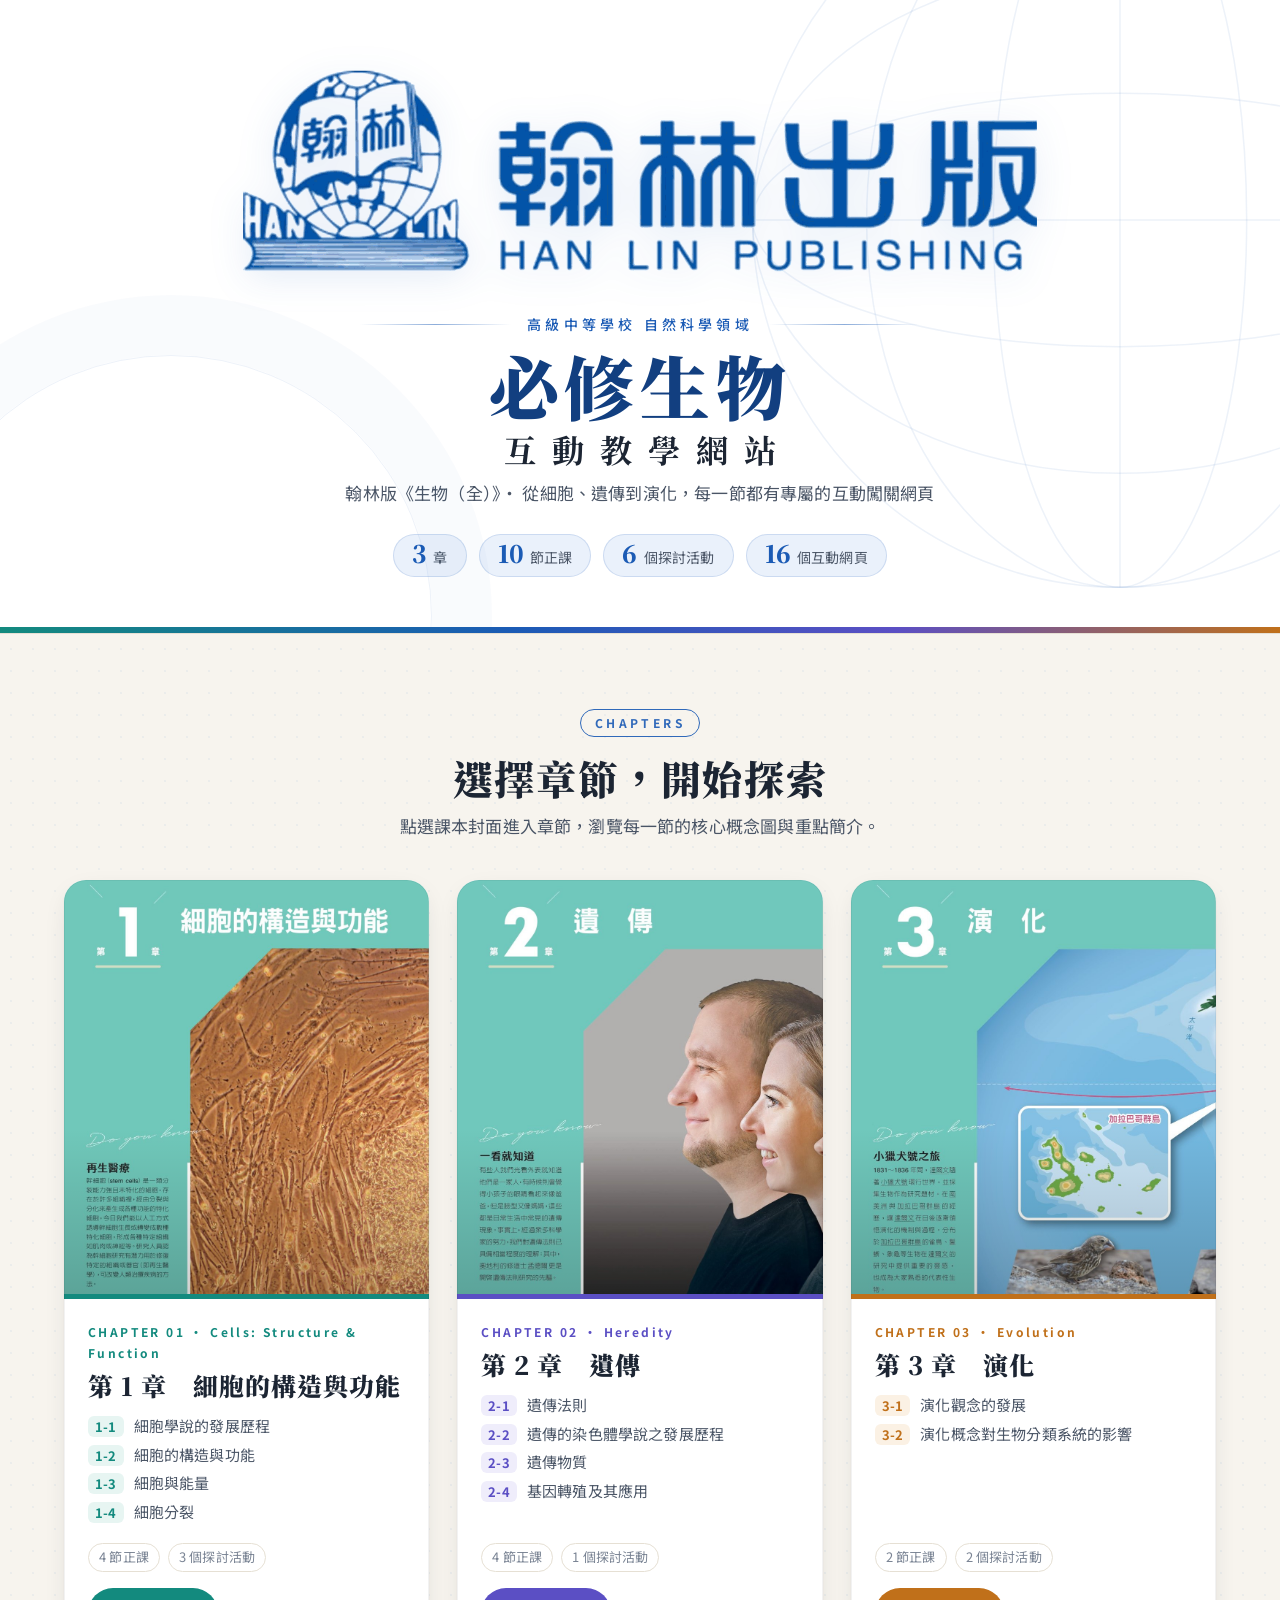
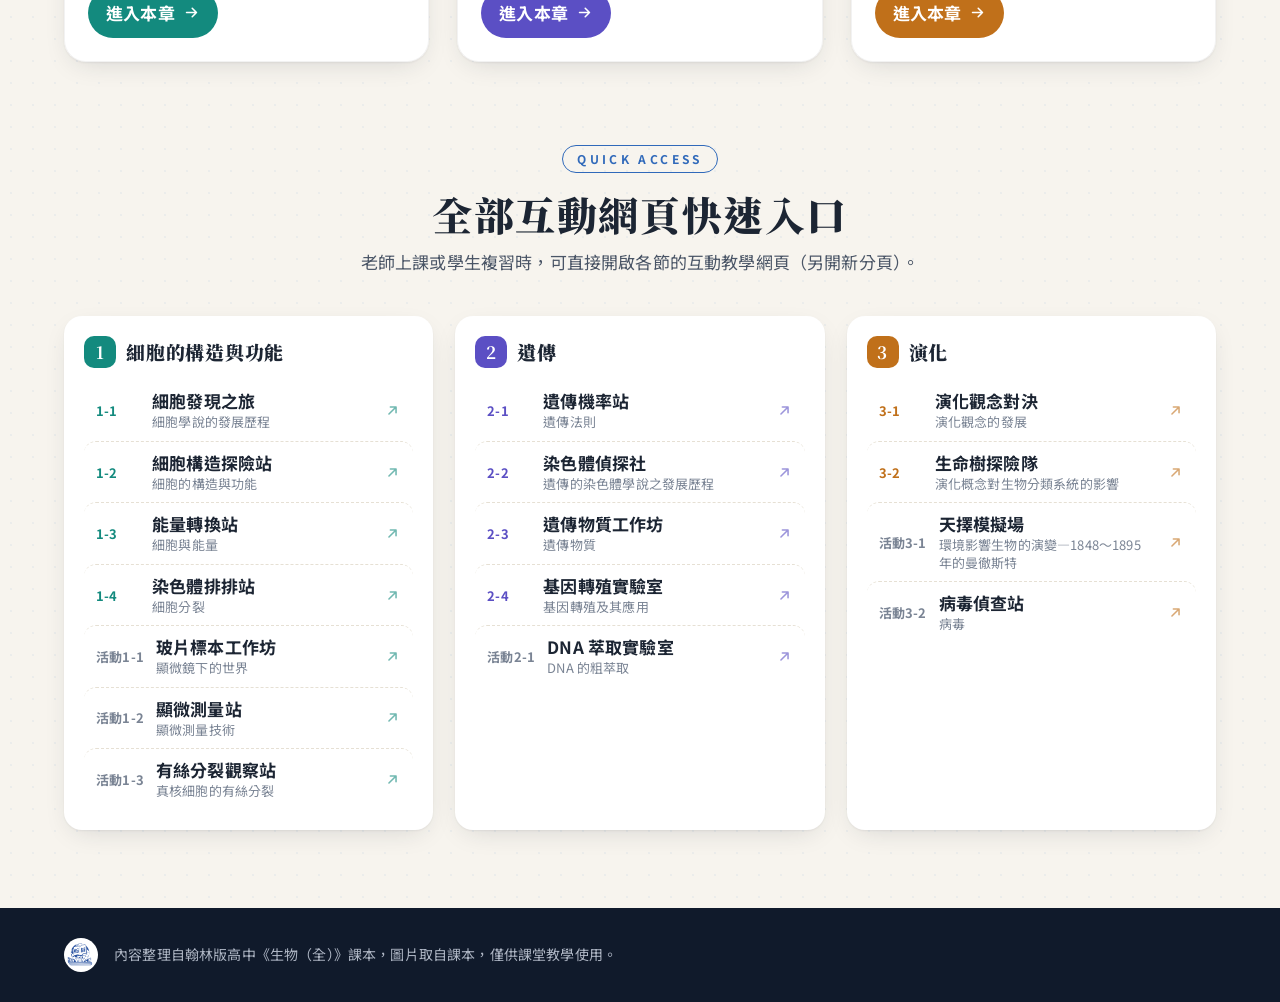
<file: index.html>
<!doctype html>
<html lang="zh-Hant">
<head>
<meta charset="utf-8">
<meta name="viewport" content="width=device-width, initial-scale=1">
<title>翰林版 必修生物｜互動教學網站</title>
<meta name="description" content="翰林版高中必修生物（生物（全））三章十節與探討活動的互動教學網頁入口">
<meta name="theme-color" content="#1b5bb5">
<link rel="icon" href="img/hanlin-logo.png">
<link rel="preconnect" href="https://fonts.googleapis.com">
<link rel="preconnect" href="https://fonts.gstatic.com" crossorigin>
<link href="https://fonts.googleapis.com/css2?family=Noto+Sans+TC:wght@400;500;700&family=Noto+Serif+TC:wght@600;700;900&display=swap" rel="stylesheet">
<link rel="stylesheet" href="style.css">
<script>document.documentElement.classList.add('js')</script>
</head>
<body class="home">
<header class="hero">
  <svg class="globe" viewBox="0 0 600 600" aria-hidden="true">
    <g fill="none" stroke="currentColor" stroke-width="1.2">
      <circle cx="300" cy="300" r="290"/>
      <ellipse cx="300" cy="300" rx="200" ry="290"/><ellipse cx="300" cy="300" rx="100" ry="290"/><line x1="300" y1="10" x2="300" y2="590"/>
      <ellipse cx="300" cy="300" rx="290" ry="200"/><ellipse cx="300" cy="300" rx="290" ry="100"/><line x1="10" y1="300" x2="590" y2="300"/>
    </g>
  </svg>
  <div class="hero-in">
    <img class="hero-logo" src="img/hanlin-logo-wide.png" alt="翰林出版 HAN LIN PUBLISHING" width="1240" height="324">
    <div class="hero-rule"><span></span><em>高級中等學校 自然科學領域</em><span></span></div>
    <h1>必修生物<span>互動教學網站</span></h1>
    <p class="hero-sub">翰林版《生物（全）》· 從細胞、遺傳到演化，每一節都有專屬的互動闖關網頁</p>
    <ul class="stats">
      <li><b>3</b><span>章</span></li><li><b>10</b><span>節正課</span></li><li><b>6</b><span>個探討活動</span></li><li><b>16</b><span>個互動網頁</span></li>
    </ul>
  </div>
</header>
<main>
  <section class="wrap">
    <div class="sec-head reveal"><span class="eyebrow">CHAPTERS</span><h2>選擇章節，開始探索</h2><p>點選課本封面進入章節，瀏覽每一節的核心概念圖與重點簡介。</p></div>
    <div class="ch-grid">
      <a class="ch-card reveal" href="chapter1.html" style="--a:#138a7e;--a2:#5cc3b4;--t:#e7f5f2">
        <div class="ch-cover"><img src="img/cover1.jpg" alt="第1章 細胞的構造與功能 課本封面" loading="lazy"></div>
        <div class="ch-body">
          <div class="ch-kicker">CHAPTER 01 · Cells: Structure &amp; Function</div>
          <h2>第 1 章　細胞的構造與功能</h2>
          <ul class="ch-list"><li><span>1-1</span>細胞學說的發展歷程</li><li><span>1-2</span>細胞的構造與功能</li><li><span>1-3</span>細胞與能量</li><li><span>1-4</span>細胞分裂</li></ul>
          <div class="ch-meta"><span>4 節正課</span><span>3 個探討活動</span></div>
          <span class="ch-go">進入本章 <svg class="ic" viewBox="0 0 24 24" aria-hidden="true"><path d="M5 12h14M13 6l6 6-6 6" fill="none" stroke="currentColor" stroke-width="2.2" stroke-linecap="round" stroke-linejoin="round"/></svg></span>
        </div>
      </a>
      <a class="ch-card reveal" href="chapter2.html" style="--a:#5b4fc4;--a2:#9d93ec;--t:#efedfb">
        <div class="ch-cover"><img src="img/cover2.jpg" alt="第2章 遺傳 課本封面" loading="lazy"></div>
        <div class="ch-body">
          <div class="ch-kicker">CHAPTER 02 · Heredity</div>
          <h2>第 2 章　遺傳</h2>
          <ul class="ch-list"><li><span>2-1</span>遺傳法則</li><li><span>2-2</span>遺傳的染色體學說之發展歷程</li><li><span>2-3</span>遺傳物質</li><li><span>2-4</span>基因轉殖及其應用</li></ul>
          <div class="ch-meta"><span>4 節正課</span><span>1 個探討活動</span></div>
          <span class="ch-go">進入本章 <svg class="ic" viewBox="0 0 24 24" aria-hidden="true"><path d="M5 12h14M13 6l6 6-6 6" fill="none" stroke="currentColor" stroke-width="2.2" stroke-linecap="round" stroke-linejoin="round"/></svg></span>
        </div>
      </a>
      <a class="ch-card reveal" href="chapter3.html" style="--a:#c0701a;--a2:#eab061;--t:#fbf1e4">
        <div class="ch-cover"><img src="img/cover3.jpg" alt="第3章 演化 課本封面" loading="lazy"></div>
        <div class="ch-body">
          <div class="ch-kicker">CHAPTER 03 · Evolution</div>
          <h2>第 3 章　演化</h2>
          <ul class="ch-list"><li><span>3-1</span>演化觀念的發展</li><li><span>3-2</span>演化概念對生物分類系統的影響</li></ul>
          <div class="ch-meta"><span>2 節正課</span><span>2 個探討活動</span></div>
          <span class="ch-go">進入本章 <svg class="ic" viewBox="0 0 24 24" aria-hidden="true"><path d="M5 12h14M13 6l6 6-6 6" fill="none" stroke="currentColor" stroke-width="2.2" stroke-linecap="round" stroke-linejoin="round"/></svg></span>
        </div>
      </a>
    </div>
  </section>
  <section class="wrap quick-wrap">
    <div class="sec-head reveal"><span class="eyebrow">QUICK ACCESS</span><h2>全部互動網頁快速入口</h2><p>老師上課或學生複習時，可直接開啟各節的互動教學網頁（另開新分頁）。</p></div>
    <div class="quick"><div class="qcol reveal" style="--a:#138a7e;--t:#e7f5f2"><h3><b>1</b>細胞的構造與功能</h3><a target="_blank" rel="noopener" href="https://froglssh.github.io/cell-discovery-journey-v2-web/" class="q"><span class="q-code">1-1</span><span class="q-t">細胞發現之旅<small>細胞學說的發展歷程</small></span><svg class="ic" viewBox="0 0 24 24" aria-hidden="true"><path d="M7 17 17 7M9 7h8v8" fill="none" stroke="currentColor" stroke-width="2.2" stroke-linecap="round" stroke-linejoin="round"/></svg></a><a target="_blank" rel="noopener" href="https://froglssh.github.io/cell-structure-exploration-v2-web/" class="q"><span class="q-code">1-2</span><span class="q-t">細胞構造探險站<small>細胞的構造與功能</small></span><svg class="ic" viewBox="0 0 24 24" aria-hidden="true"><path d="M7 17 17 7M9 7h8v8" fill="none" stroke="currentColor" stroke-width="2.2" stroke-linecap="round" stroke-linejoin="round"/></svg></a><a target="_blank" rel="noopener" href="https://froglssh.github.io/energy-conversion-station-v2-web/" class="q"><span class="q-code">1-3</span><span class="q-t">能量轉換站<small>細胞與能量</small></span><svg class="ic" viewBox="0 0 24 24" aria-hidden="true"><path d="M7 17 17 7M9 7h8v8" fill="none" stroke="currentColor" stroke-width="2.2" stroke-linecap="round" stroke-linejoin="round"/></svg></a><a target="_blank" rel="noopener" href="https://froglssh.github.io/chromosome-sorting-v2-web/" class="q"><span class="q-code">1-4</span><span class="q-t">染色體排排站<small>細胞分裂</small></span><svg class="ic" viewBox="0 0 24 24" aria-hidden="true"><path d="M7 17 17 7M9 7h8v8" fill="none" stroke="currentColor" stroke-width="2.2" stroke-linecap="round" stroke-linejoin="round"/></svg></a><a target="_blank" rel="noopener" href="https://froglssh.github.io/slide-preparation-workshop-v2-web/" class="q q-lab"><span class="q-code">活動1-1</span><span class="q-t">玻片標本工作坊<small>顯微鏡下的世界</small></span><svg class="ic" viewBox="0 0 24 24" aria-hidden="true"><path d="M7 17 17 7M9 7h8v8" fill="none" stroke="currentColor" stroke-width="2.2" stroke-linecap="round" stroke-linejoin="round"/></svg></a><a target="_blank" rel="noopener" href="https://froglssh.github.io/micrometry-station-v2-web/" class="q q-lab"><span class="q-code">活動1-2</span><span class="q-t">顯微測量站<small>顯微測量技術</small></span><svg class="ic" viewBox="0 0 24 24" aria-hidden="true"><path d="M7 17 17 7M9 7h8v8" fill="none" stroke="currentColor" stroke-width="2.2" stroke-linecap="round" stroke-linejoin="round"/></svg></a><a target="_blank" rel="noopener" href="https://froglssh.github.io/mitosis-observation-station-v2-web/" class="q q-lab"><span class="q-code">活動1-3</span><span class="q-t">有絲分裂觀察站<small>真核細胞的有絲分裂</small></span><svg class="ic" viewBox="0 0 24 24" aria-hidden="true"><path d="M7 17 17 7M9 7h8v8" fill="none" stroke="currentColor" stroke-width="2.2" stroke-linecap="round" stroke-linejoin="round"/></svg></a></div><div class="qcol reveal" style="--a:#5b4fc4;--t:#efedfb"><h3><b>2</b>遺傳</h3><a target="_blank" rel="noopener" href="https://froglssh.github.io/genetics-probability-v2-web/" class="q"><span class="q-code">2-1</span><span class="q-t">遺傳機率站<small>遺傳法則</small></span><svg class="ic" viewBox="0 0 24 24" aria-hidden="true"><path d="M7 17 17 7M9 7h8v8" fill="none" stroke="currentColor" stroke-width="2.2" stroke-linecap="round" stroke-linejoin="round"/></svg></a><a target="_blank" rel="noopener" href="https://froglssh.github.io/chromosome-detective-v2-web/" class="q"><span class="q-code">2-2</span><span class="q-t">染色體偵探社<small>遺傳的染色體學說之發展歷程</small></span><svg class="ic" viewBox="0 0 24 24" aria-hidden="true"><path d="M7 17 17 7M9 7h8v8" fill="none" stroke="currentColor" stroke-width="2.2" stroke-linecap="round" stroke-linejoin="round"/></svg></a><a target="_blank" rel="noopener" href="https://froglssh.github.io/genetic-material-workshop-v2-web/" class="q"><span class="q-code">2-3</span><span class="q-t">遺傳物質工作坊<small>遺傳物質</small></span><svg class="ic" viewBox="0 0 24 24" aria-hidden="true"><path d="M7 17 17 7M9 7h8v8" fill="none" stroke="currentColor" stroke-width="2.2" stroke-linecap="round" stroke-linejoin="round"/></svg></a><a target="_blank" rel="noopener" href="https://froglssh.github.io/genetic-engineering-lab-v2-web/" class="q"><span class="q-code">2-4</span><span class="q-t">基因轉殖實驗室<small>基因轉殖及其應用</small></span><svg class="ic" viewBox="0 0 24 24" aria-hidden="true"><path d="M7 17 17 7M9 7h8v8" fill="none" stroke="currentColor" stroke-width="2.2" stroke-linecap="round" stroke-linejoin="round"/></svg></a><a target="_blank" rel="noopener" href="https://froglssh.github.io/dna-extraction-lab-v2-web/" class="q q-lab"><span class="q-code">活動2-1</span><span class="q-t">DNA 萃取實驗室<small>DNA 的粗萃取</small></span><svg class="ic" viewBox="0 0 24 24" aria-hidden="true"><path d="M7 17 17 7M9 7h8v8" fill="none" stroke="currentColor" stroke-width="2.2" stroke-linecap="round" stroke-linejoin="round"/></svg></a></div><div class="qcol reveal" style="--a:#c0701a;--t:#fbf1e4"><h3><b>3</b>演化</h3><a target="_blank" rel="noopener" href="https://froglssh.github.io/evolution-concepts-duel-v2-web/" class="q"><span class="q-code">3-1</span><span class="q-t">演化觀念對決<small>演化觀念的發展</small></span><svg class="ic" viewBox="0 0 24 24" aria-hidden="true"><path d="M7 17 17 7M9 7h8v8" fill="none" stroke="currentColor" stroke-width="2.2" stroke-linecap="round" stroke-linejoin="round"/></svg></a><a target="_blank" rel="noopener" href="https://froglssh.github.io/tree-of-life-v2-web/" class="q"><span class="q-code">3-2</span><span class="q-t">生命樹探險隊<small>演化概念對生物分類系統的影響</small></span><svg class="ic" viewBox="0 0 24 24" aria-hidden="true"><path d="M7 17 17 7M9 7h8v8" fill="none" stroke="currentColor" stroke-width="2.2" stroke-linecap="round" stroke-linejoin="round"/></svg></a><a target="_blank" rel="noopener" href="https://froglssh.github.io/natural-selection-simulation-v2-web/" class="q q-lab"><span class="q-code">活動3-1</span><span class="q-t">天擇模擬場<small>環境影響生物的演變—1848～1895 年的曼徹斯特</small></span><svg class="ic" viewBox="0 0 24 24" aria-hidden="true"><path d="M7 17 17 7M9 7h8v8" fill="none" stroke="currentColor" stroke-width="2.2" stroke-linecap="round" stroke-linejoin="round"/></svg></a><a target="_blank" rel="noopener" href="https://froglssh.github.io/virus-investigation-station-v2-web/" class="q q-lab"><span class="q-code">活動3-2</span><span class="q-t">病毒偵查站<small>病毒</small></span><svg class="ic" viewBox="0 0 24 24" aria-hidden="true"><path d="M7 17 17 7M9 7h8v8" fill="none" stroke="currentColor" stroke-width="2.2" stroke-linecap="round" stroke-linejoin="round"/></svg></a></div></div>
  </section>
</main>
<footer class="foot">
  <div class="foot-in">
    <img src="img/hanlin-logo.png" alt="" width="34" height="34">
    <p>內容整理自翰林版高中《生物（全）》課本，圖片取自課本，僅供課堂教學使用。</p>
  </div>
</footer>
<div class="lightbox" id="lightbox" hidden>
  <button class="lb-close" aria-label="關閉">×</button>
  <figure><img alt=""><figcaption></figcaption></figure>
</div>
<script src="app.js"></script>
</body>
</html>
</file>
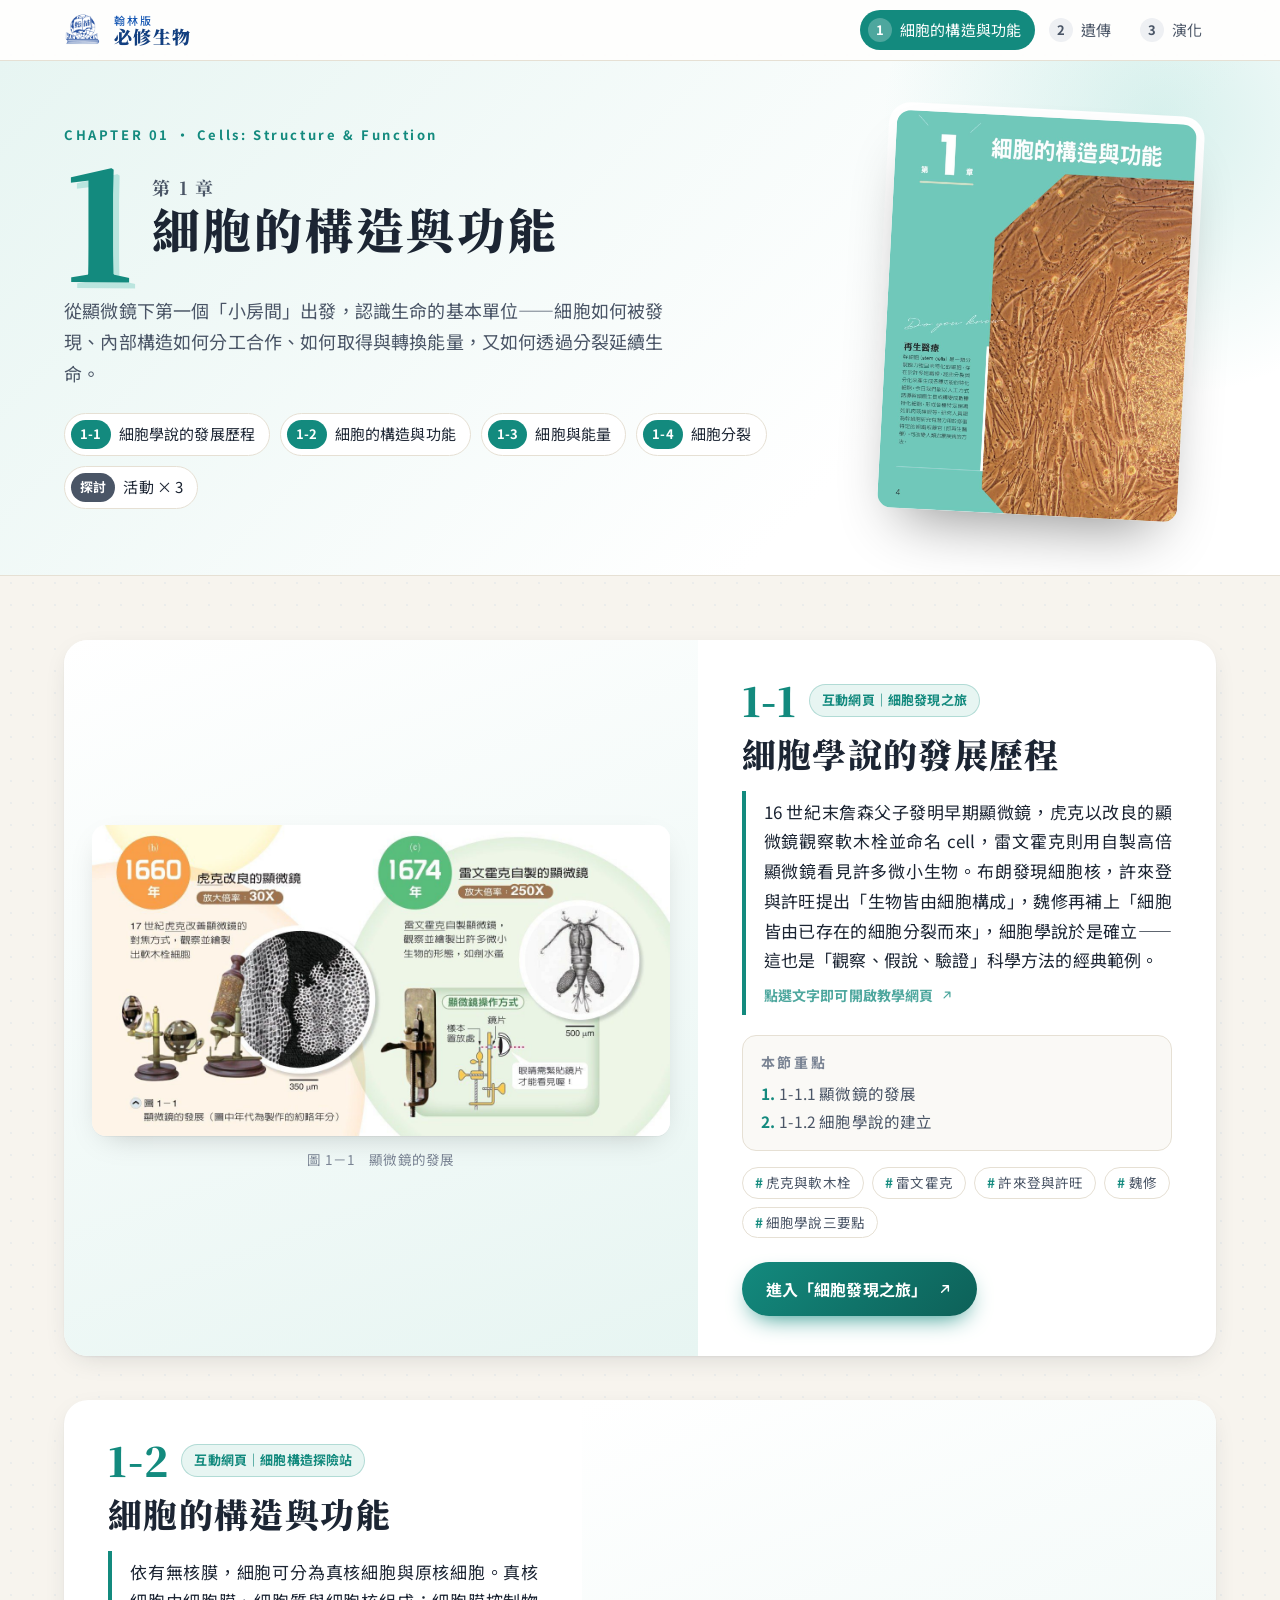
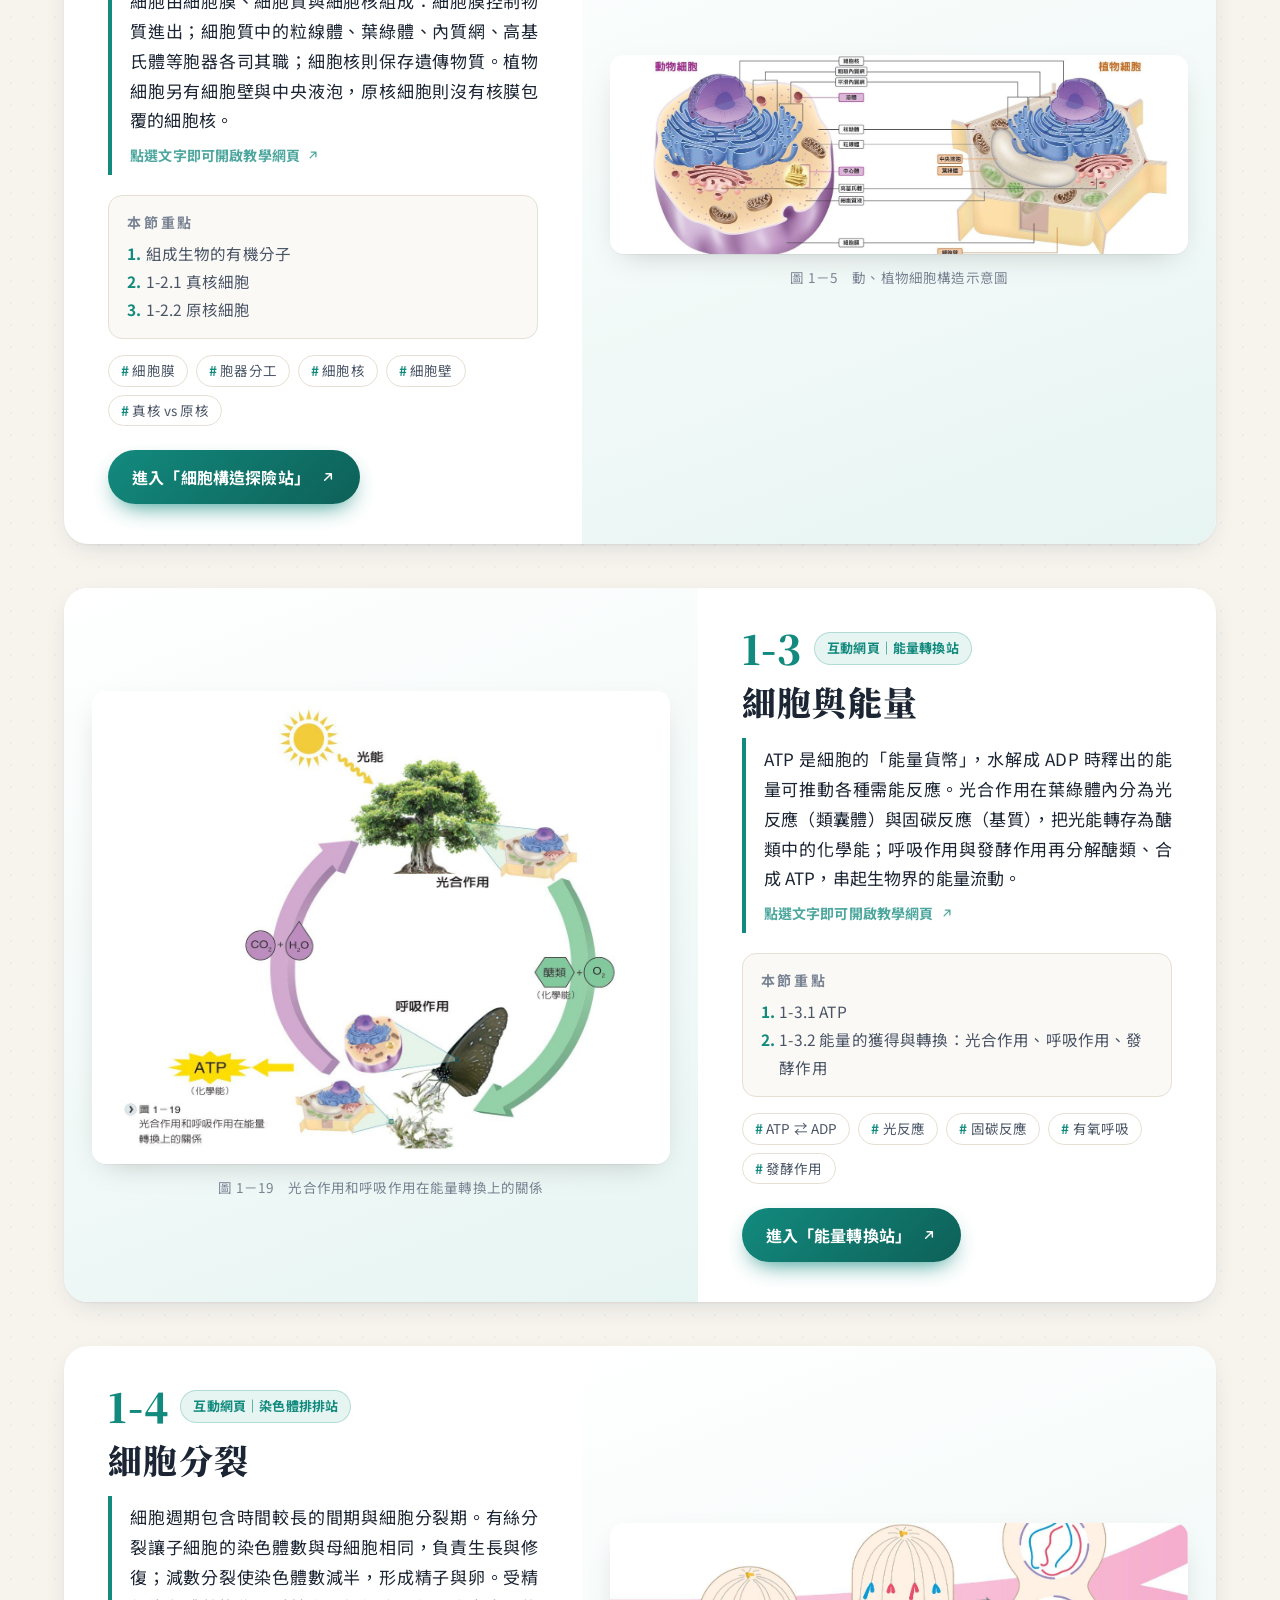
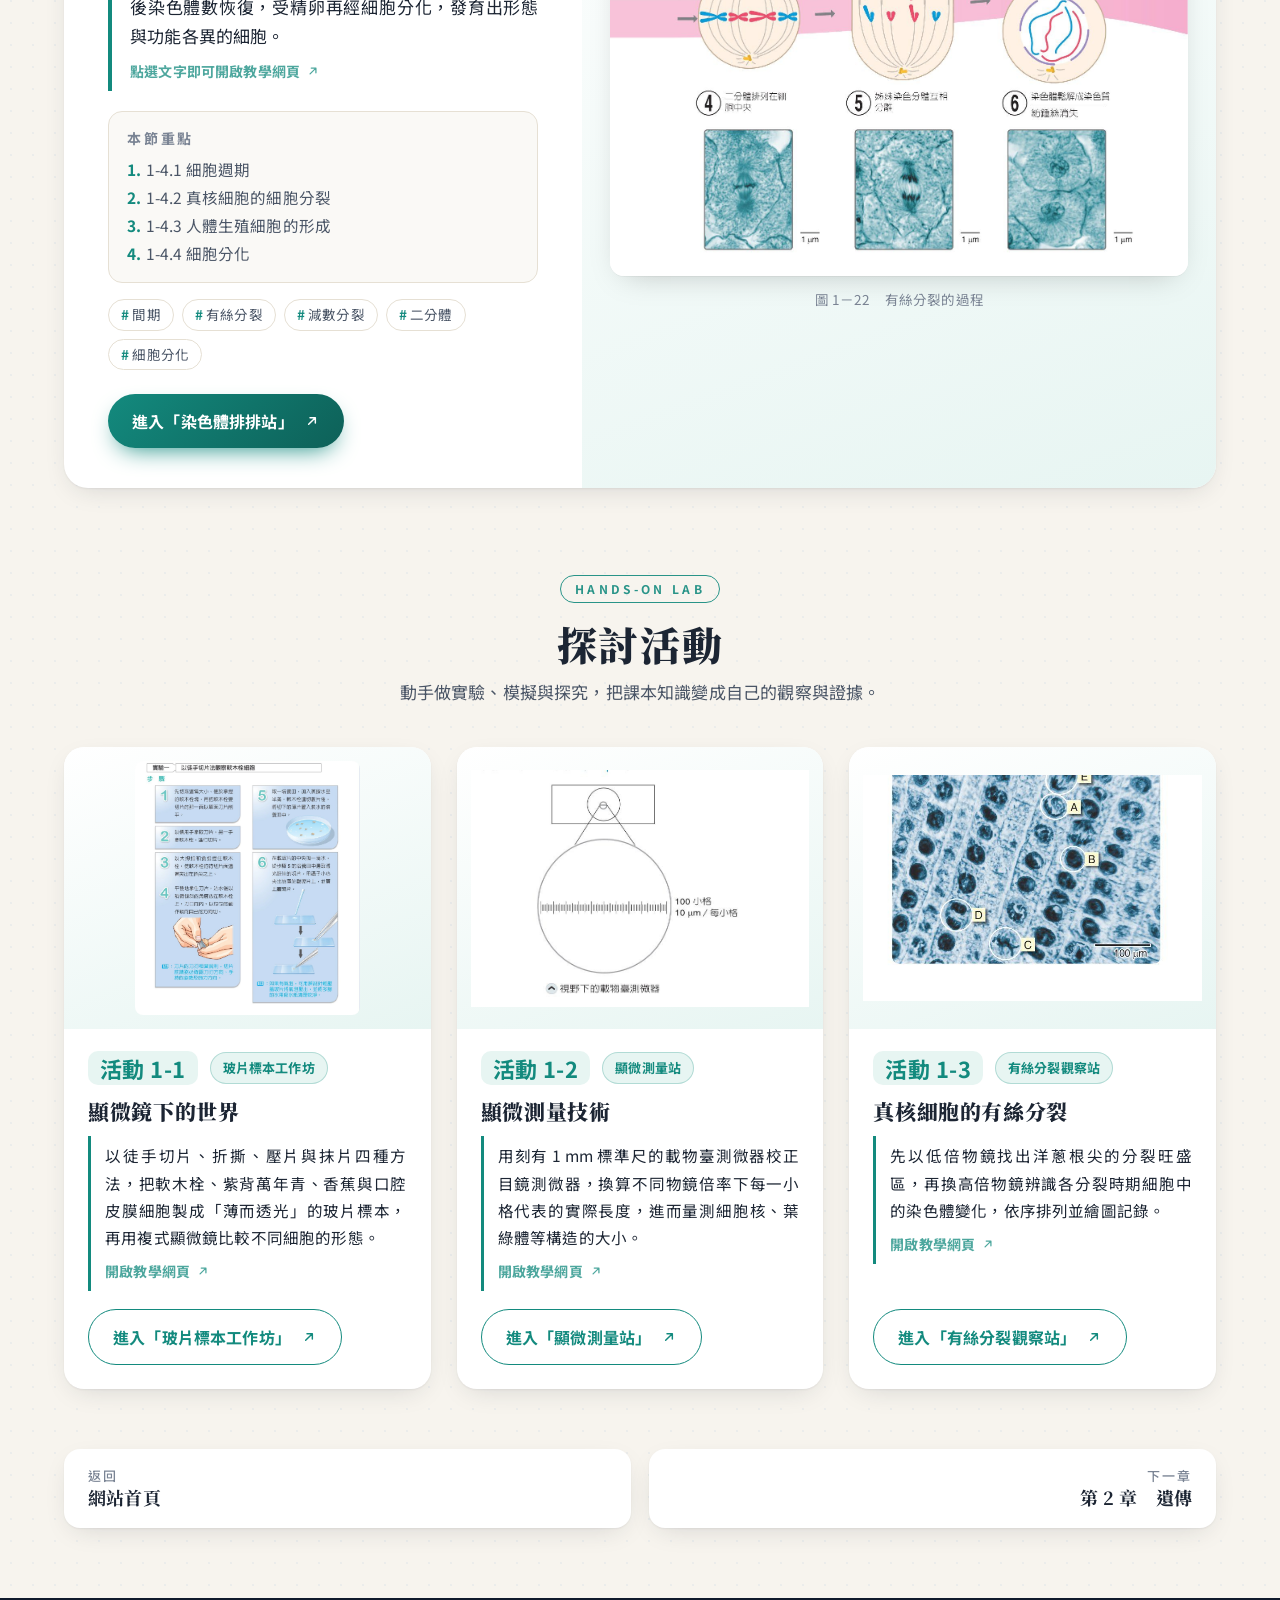
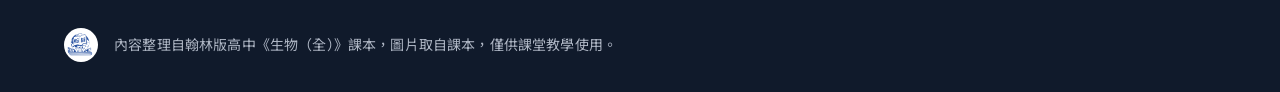
<file: chapter1.html>
<!doctype html>
<html lang="zh-Hant">
<head>
<meta charset="utf-8">
<meta name="viewport" content="width=device-width, initial-scale=1">
<title>第1章 細胞的構造與功能｜翰林版 必修生物</title>
<meta name="description" content="從顯微鏡下第一個「小房間」出發，認識生命的基本單位——細胞如何被發現、內部構造如何分工合作、如何取得與轉換能量，又如何透過分裂延續生命。">
<meta name="theme-color" content="#138a7e">
<link rel="icon" href="img/hanlin-logo.png">
<link rel="preconnect" href="https://fonts.googleapis.com">
<link rel="preconnect" href="https://fonts.gstatic.com" crossorigin>
<link href="https://fonts.googleapis.com/css2?family=Noto+Sans+TC:wght@400;500;700&family=Noto+Serif+TC:wght@600;700;900&display=swap" rel="stylesheet">
<link rel="stylesheet" href="style.css">
<script>document.documentElement.classList.add('js')</script>
</head>
<body class="chapter" style="--a:#138a7e;--a2:#5cc3b4;--t:#e7f5f2">
<header class="topbar">
  <div class="topbar-in">
    <a class="brand" href="index.html" aria-label="回到首頁">
      <img src="img/hanlin-logo.png" alt="翰林出版" width="40" height="40">
      <span class="brand-t"><small>翰林版</small>必修生物</span>
    </a>
    <nav class="nav"><a href="chapter1.html" class="nav-ch on" style="--a:#138a7e"><b>1</b><span>細胞的構造與功能</span></a><a href="chapter2.html" class="nav-ch" style="--a:#5b4fc4"><b>2</b><span>遺傳</span></a><a href="chapter3.html" class="nav-ch" style="--a:#c0701a"><b>3</b><span>演化</span></a></nav>
  </div>
</header>

<header class="ch-hero">
  <div class="ch-hero-in">
    <div class="ch-hero-text">
      <div class="ch-kicker">CHAPTER 01 · Cells: Structure &amp; Function</div>
      <h1><span class="big">1</span><span class="t">第 1 章<br><strong>細胞的構造與功能</strong></span></h1>
      <p class="lead">從顯微鏡下第一個「小房間」出發，認識生命的基本單位——細胞如何被發現、內部構造如何分工合作、如何取得與轉換能量，又如何透過分裂延續生命。</p>
      <div class="jump"><a href="#u1-1"><b>1-1</b>細胞學說的發展歷程</a><a href="#u1-2"><b>1-2</b>細胞的構造與功能</a><a href="#u1-3"><b>1-3</b>細胞與能量</a><a href="#u1-4"><b>1-4</b>細胞分裂</a><a href="#labs" class="j-lab"><b>探討</b>活動 × 3</a></div>
    </div>
    <div class="ch-hero-cover"><img src="img/cover1.jpg" alt="第1章 課本封面"></div>
  </div>
</header>
<main class="wrap units">
    <article class="unit reveal" id="u1-1">
      <figure class="fig">
        <button class="fig-btn" data-full="img/s1-1.jpg" data-cap="圖 1－1　顯微鏡的發展" aria-label="放大圖片：圖 1－1　顯微鏡的發展">
          <img src="img/s1-1.jpg" alt="圖 1－1　顯微鏡的發展" loading="lazy">
          <span class="zoom"><svg class="ic" viewBox="0 0 24 24" aria-hidden="true"><circle cx="11" cy="11" r="6.5" fill="none" stroke="currentColor" stroke-width="2"/><path d="m16 16 4.5 4.5M8.5 11h5M11 8.5v5" fill="none" stroke="currentColor" stroke-width="2" stroke-linecap="round"/></svg>放大</span>
        </button>
        <figcaption>圖 1－1　顯微鏡的發展</figcaption>
      </figure>
      <div class="unit-body">
        <div class="unit-top"><span class="code">1-1</span><span class="web-pill">互動網頁｜細胞發現之旅</span></div>
        <h2>細胞學說的發展歷程</h2>
        <a class="intro" href="https://froglssh.github.io/cell-discovery-journey-v2-web/" target="_blank" rel="noopener" title="開啟「細胞發現之旅」教學網頁">
          <p>16 世紀末詹森父子發明早期顯微鏡，虎克以改良的顯微鏡觀察軟木栓並命名 cell，雷文霍克則用自製高倍顯微鏡看見許多微小生物。布朗發現細胞核，許來登與許旺提出「生物皆由細胞構成」，魏修再補上「細胞皆由已存在的細胞分裂而來」，細胞學說於是確立——這也是「觀察、假說、驗證」科學方法的經典範例。</p>
          <span class="intro-hint">點選文字即可開啟教學網頁 <svg class="ic" viewBox="0 0 24 24" aria-hidden="true"><path d="M7 17 17 7M9 7h8v8" fill="none" stroke="currentColor" stroke-width="2.2" stroke-linecap="round" stroke-linejoin="round"/></svg></span>
        </a>
        <div class="subs"><h3>本節重點</h3><ol><li>1-1.1 顯微鏡的發展</li><li>1-1.2 細胞學說的建立</li></ol></div>
        <div class="tags"><span>虎克與軟木栓</span><span>雷文霍克</span><span>許來登與許旺</span><span>魏修</span><span>細胞學說三要點</span></div>
        <a class="btn" href="https://froglssh.github.io/cell-discovery-journey-v2-web/" target="_blank" rel="noopener">進入「細胞發現之旅」<svg class="ic" viewBox="0 0 24 24" aria-hidden="true"><path d="M7 17 17 7M9 7h8v8" fill="none" stroke="currentColor" stroke-width="2.2" stroke-linecap="round" stroke-linejoin="round"/></svg></a>
      </div>
    </article>
    <article class="unit reveal flip" id="u1-2">
      <figure class="fig">
        <button class="fig-btn" data-full="img/s1-2.jpg" data-cap="圖 1－5　動、植物細胞構造示意圖" aria-label="放大圖片：圖 1－5　動、植物細胞構造示意圖">
          <img src="img/s1-2.jpg" alt="圖 1－5　動、植物細胞構造示意圖" loading="lazy">
          <span class="zoom"><svg class="ic" viewBox="0 0 24 24" aria-hidden="true"><circle cx="11" cy="11" r="6.5" fill="none" stroke="currentColor" stroke-width="2"/><path d="m16 16 4.5 4.5M8.5 11h5M11 8.5v5" fill="none" stroke="currentColor" stroke-width="2" stroke-linecap="round"/></svg>放大</span>
        </button>
        <figcaption>圖 1－5　動、植物細胞構造示意圖</figcaption>
      </figure>
      <div class="unit-body">
        <div class="unit-top"><span class="code">1-2</span><span class="web-pill">互動網頁｜細胞構造探險站</span></div>
        <h2>細胞的構造與功能</h2>
        <a class="intro" href="https://froglssh.github.io/cell-structure-exploration-v2-web/" target="_blank" rel="noopener" title="開啟「細胞構造探險站」教學網頁">
          <p>依有無核膜，細胞可分為真核細胞與原核細胞。真核細胞由細胞膜、細胞質與細胞核組成：細胞膜控制物質進出；細胞質中的粒線體、葉綠體、內質網、高基氏體等胞器各司其職；細胞核則保存遺傳物質。植物細胞另有細胞壁與中央液泡，原核細胞則沒有核膜包覆的細胞核。</p>
          <span class="intro-hint">點選文字即可開啟教學網頁 <svg class="ic" viewBox="0 0 24 24" aria-hidden="true"><path d="M7 17 17 7M9 7h8v8" fill="none" stroke="currentColor" stroke-width="2.2" stroke-linecap="round" stroke-linejoin="round"/></svg></span>
        </a>
        <div class="subs"><h3>本節重點</h3><ol><li>組成生物的有機分子</li><li>1-2.1 真核細胞</li><li>1-2.2 原核細胞</li></ol></div>
        <div class="tags"><span>細胞膜</span><span>胞器分工</span><span>細胞核</span><span>細胞壁</span><span>真核 vs 原核</span></div>
        <a class="btn" href="https://froglssh.github.io/cell-structure-exploration-v2-web/" target="_blank" rel="noopener">進入「細胞構造探險站」<svg class="ic" viewBox="0 0 24 24" aria-hidden="true"><path d="M7 17 17 7M9 7h8v8" fill="none" stroke="currentColor" stroke-width="2.2" stroke-linecap="round" stroke-linejoin="round"/></svg></a>
      </div>
    </article>
    <article class="unit reveal" id="u1-3">
      <figure class="fig">
        <button class="fig-btn" data-full="img/s1-3.jpg" data-cap="圖 1－19　光合作用和呼吸作用在能量轉換上的關係" aria-label="放大圖片：圖 1－19　光合作用和呼吸作用在能量轉換上的關係">
          <img src="img/s1-3.jpg" alt="圖 1－19　光合作用和呼吸作用在能量轉換上的關係" loading="lazy">
          <span class="zoom"><svg class="ic" viewBox="0 0 24 24" aria-hidden="true"><circle cx="11" cy="11" r="6.5" fill="none" stroke="currentColor" stroke-width="2"/><path d="m16 16 4.5 4.5M8.5 11h5M11 8.5v5" fill="none" stroke="currentColor" stroke-width="2" stroke-linecap="round"/></svg>放大</span>
        </button>
        <figcaption>圖 1－19　光合作用和呼吸作用在能量轉換上的關係</figcaption>
      </figure>
      <div class="unit-body">
        <div class="unit-top"><span class="code">1-3</span><span class="web-pill">互動網頁｜能量轉換站</span></div>
        <h2>細胞與能量</h2>
        <a class="intro" href="https://froglssh.github.io/energy-conversion-station-v2-web/" target="_blank" rel="noopener" title="開啟「能量轉換站」教學網頁">
          <p>ATP 是細胞的「能量貨幣」，水解成 ADP 時釋出的能量可推動各種需能反應。光合作用在葉綠體內分為光反應（類囊體）與固碳反應（基質），把光能轉存為醣類中的化學能；呼吸作用與發酵作用再分解醣類、合成 ATP，串起生物界的能量流動。</p>
          <span class="intro-hint">點選文字即可開啟教學網頁 <svg class="ic" viewBox="0 0 24 24" aria-hidden="true"><path d="M7 17 17 7M9 7h8v8" fill="none" stroke="currentColor" stroke-width="2.2" stroke-linecap="round" stroke-linejoin="round"/></svg></span>
        </a>
        <div class="subs"><h3>本節重點</h3><ol><li>1-3.1 ATP</li><li>1-3.2 能量的獲得與轉換：光合作用、呼吸作用、發酵作用</li></ol></div>
        <div class="tags"><span>ATP ⇄ ADP</span><span>光反應</span><span>固碳反應</span><span>有氧呼吸</span><span>發酵作用</span></div>
        <a class="btn" href="https://froglssh.github.io/energy-conversion-station-v2-web/" target="_blank" rel="noopener">進入「能量轉換站」<svg class="ic" viewBox="0 0 24 24" aria-hidden="true"><path d="M7 17 17 7M9 7h8v8" fill="none" stroke="currentColor" stroke-width="2.2" stroke-linecap="round" stroke-linejoin="round"/></svg></a>
      </div>
    </article>
    <article class="unit reveal flip" id="u1-4">
      <figure class="fig">
        <button class="fig-btn" data-full="img/s1-4.jpg" data-cap="圖 1－22　有絲分裂的過程" aria-label="放大圖片：圖 1－22　有絲分裂的過程">
          <img src="img/s1-4.jpg" alt="圖 1－22　有絲分裂的過程" loading="lazy">
          <span class="zoom"><svg class="ic" viewBox="0 0 24 24" aria-hidden="true"><circle cx="11" cy="11" r="6.5" fill="none" stroke="currentColor" stroke-width="2"/><path d="m16 16 4.5 4.5M8.5 11h5M11 8.5v5" fill="none" stroke="currentColor" stroke-width="2" stroke-linecap="round"/></svg>放大</span>
        </button>
        <figcaption>圖 1－22　有絲分裂的過程</figcaption>
      </figure>
      <div class="unit-body">
        <div class="unit-top"><span class="code">1-4</span><span class="web-pill">互動網頁｜染色體排排站</span></div>
        <h2>細胞分裂</h2>
        <a class="intro" href="https://froglssh.github.io/chromosome-sorting-v2-web/" target="_blank" rel="noopener" title="開啟「染色體排排站」教學網頁">
          <p>細胞週期包含時間較長的間期與細胞分裂期。有絲分裂讓子細胞的染色體數與母細胞相同，負責生長與修復；減數分裂使染色體數減半，形成精子與卵。受精後染色體數恢復，受精卵再經細胞分化，發育出形態與功能各異的細胞。</p>
          <span class="intro-hint">點選文字即可開啟教學網頁 <svg class="ic" viewBox="0 0 24 24" aria-hidden="true"><path d="M7 17 17 7M9 7h8v8" fill="none" stroke="currentColor" stroke-width="2.2" stroke-linecap="round" stroke-linejoin="round"/></svg></span>
        </a>
        <div class="subs"><h3>本節重點</h3><ol><li>1-4.1 細胞週期</li><li>1-4.2 真核細胞的細胞分裂</li><li>1-4.3 人體生殖細胞的形成</li><li>1-4.4 細胞分化</li></ol></div>
        <div class="tags"><span>間期</span><span>有絲分裂</span><span>減數分裂</span><span>二分體</span><span>細胞分化</span></div>
        <a class="btn" href="https://froglssh.github.io/chromosome-sorting-v2-web/" target="_blank" rel="noopener">進入「染色體排排站」<svg class="ic" viewBox="0 0 24 24" aria-hidden="true"><path d="M7 17 17 7M9 7h8v8" fill="none" stroke="currentColor" stroke-width="2.2" stroke-linecap="round" stroke-linejoin="round"/></svg></a>
      </div>
    </article>
  <section class="labs" id="labs">
    <div class="sec-head reveal"><span class="eyebrow">HANDS-ON LAB</span><h2>探討活動</h2><p>動手做實驗、模擬與探究，把課本知識變成自己的觀察與證據。</p></div>
    <div class="lab-grid">
      <article class="lab reveal" id="u活動1-1">
        <button class="lab-fig fig-btn" data-full="img/a1-1.jpg" data-cap="實驗一　以徒手切片法觀察軟木栓細胞" aria-label="放大圖片：實驗一　以徒手切片法觀察軟木栓細胞">
          <img src="img/a1-1.jpg" alt="實驗一　以徒手切片法觀察軟木栓細胞" loading="lazy"><span class="zoom"><svg class="ic" viewBox="0 0 24 24" aria-hidden="true"><circle cx="11" cy="11" r="6.5" fill="none" stroke="currentColor" stroke-width="2"/><path d="m16 16 4.5 4.5M8.5 11h5M11 8.5v5" fill="none" stroke="currentColor" stroke-width="2" stroke-linecap="round"/></svg>放大</span>
        </button>
        <div class="lab-body">
          <div class="unit-top"><span class="code sm">活動 1-1</span><span class="web-pill">玻片標本工作坊</span></div>
          <h3>顯微鏡下的世界</h3>
          <a class="intro" href="https://froglssh.github.io/slide-preparation-workshop-v2-web/" target="_blank" rel="noopener"><p>以徒手切片、折撕、壓片與抹片四種方法，把軟木栓、紫背萬年青、香蕉與口腔皮膜細胞製成「薄而透光」的玻片標本，再用複式顯微鏡比較不同細胞的形態。</p><span class="intro-hint">開啟教學網頁 <svg class="ic" viewBox="0 0 24 24" aria-hidden="true"><path d="M7 17 17 7M9 7h8v8" fill="none" stroke="currentColor" stroke-width="2.2" stroke-linecap="round" stroke-linejoin="round"/></svg></span></a>
          <a class="btn ghost" href="https://froglssh.github.io/slide-preparation-workshop-v2-web/" target="_blank" rel="noopener">進入「玻片標本工作坊」<svg class="ic" viewBox="0 0 24 24" aria-hidden="true"><path d="M7 17 17 7M9 7h8v8" fill="none" stroke="currentColor" stroke-width="2.2" stroke-linecap="round" stroke-linejoin="round"/></svg></a>
        </div>
      </article>
      <article class="lab reveal" id="u活動1-2">
        <button class="lab-fig fig-btn" data-full="img/a1-2.jpg" data-cap="視野下的載物臺測微器" aria-label="放大圖片：視野下的載物臺測微器">
          <img src="img/a1-2.jpg" alt="視野下的載物臺測微器" loading="lazy"><span class="zoom"><svg class="ic" viewBox="0 0 24 24" aria-hidden="true"><circle cx="11" cy="11" r="6.5" fill="none" stroke="currentColor" stroke-width="2"/><path d="m16 16 4.5 4.5M8.5 11h5M11 8.5v5" fill="none" stroke="currentColor" stroke-width="2" stroke-linecap="round"/></svg>放大</span>
        </button>
        <div class="lab-body">
          <div class="unit-top"><span class="code sm">活動 1-2</span><span class="web-pill">顯微測量站</span></div>
          <h3>顯微測量技術</h3>
          <a class="intro" href="https://froglssh.github.io/micrometry-station-v2-web/" target="_blank" rel="noopener"><p>用刻有 1 mm 標準尺的載物臺測微器校正目鏡測微器，換算不同物鏡倍率下每一小格代表的實際長度，進而量測細胞核、葉綠體等構造的大小。</p><span class="intro-hint">開啟教學網頁 <svg class="ic" viewBox="0 0 24 24" aria-hidden="true"><path d="M7 17 17 7M9 7h8v8" fill="none" stroke="currentColor" stroke-width="2.2" stroke-linecap="round" stroke-linejoin="round"/></svg></span></a>
          <a class="btn ghost" href="https://froglssh.github.io/micrometry-station-v2-web/" target="_blank" rel="noopener">進入「顯微測量站」<svg class="ic" viewBox="0 0 24 24" aria-hidden="true"><path d="M7 17 17 7M9 7h8v8" fill="none" stroke="currentColor" stroke-width="2.2" stroke-linecap="round" stroke-linejoin="round"/></svg></a>
        </div>
      </article>
      <article class="lab reveal" id="u活動1-3">
        <button class="lab-fig fig-btn" data-full="img/a1-3.jpg" data-cap="洋蔥根尖細胞的有絲分裂" aria-label="放大圖片：洋蔥根尖細胞的有絲分裂">
          <img src="img/a1-3.jpg" alt="洋蔥根尖細胞的有絲分裂" loading="lazy"><span class="zoom"><svg class="ic" viewBox="0 0 24 24" aria-hidden="true"><circle cx="11" cy="11" r="6.5" fill="none" stroke="currentColor" stroke-width="2"/><path d="m16 16 4.5 4.5M8.5 11h5M11 8.5v5" fill="none" stroke="currentColor" stroke-width="2" stroke-linecap="round"/></svg>放大</span>
        </button>
        <div class="lab-body">
          <div class="unit-top"><span class="code sm">活動 1-3</span><span class="web-pill">有絲分裂觀察站</span></div>
          <h3>真核細胞的有絲分裂</h3>
          <a class="intro" href="https://froglssh.github.io/mitosis-observation-station-v2-web/" target="_blank" rel="noopener"><p>先以低倍物鏡找出洋蔥根尖的分裂旺盛區，再換高倍物鏡辨識各分裂時期細胞中的染色體變化，依序排列並繪圖記錄。</p><span class="intro-hint">開啟教學網頁 <svg class="ic" viewBox="0 0 24 24" aria-hidden="true"><path d="M7 17 17 7M9 7h8v8" fill="none" stroke="currentColor" stroke-width="2.2" stroke-linecap="round" stroke-linejoin="round"/></svg></span></a>
          <a class="btn ghost" href="https://froglssh.github.io/mitosis-observation-station-v2-web/" target="_blank" rel="noopener">進入「有絲分裂觀察站」<svg class="ic" viewBox="0 0 24 24" aria-hidden="true"><path d="M7 17 17 7M9 7h8v8" fill="none" stroke="currentColor" stroke-width="2.2" stroke-linecap="round" stroke-linejoin="round"/></svg></a>
        </div>
      </article>
    </div>
  </section>
  <nav class="pager"><a href="index.html" class="pg prev"><small>返回</small>網站首頁</a><a href="chapter2.html" class="pg next"><small>下一章</small>第 2 章　遺傳</a></nav>
</main>
<footer class="foot">
  <div class="foot-in">
    <img src="img/hanlin-logo.png" alt="" width="34" height="34">
    <p>內容整理自翰林版高中《生物（全）》課本，圖片取自課本，僅供課堂教學使用。</p>
  </div>
</footer>
<div class="lightbox" id="lightbox" hidden>
  <button class="lb-close" aria-label="關閉">×</button>
  <figure><img alt=""><figcaption></figcaption></figure>
</div>
<script src="app.js"></script>
</body>
</html>
</file>
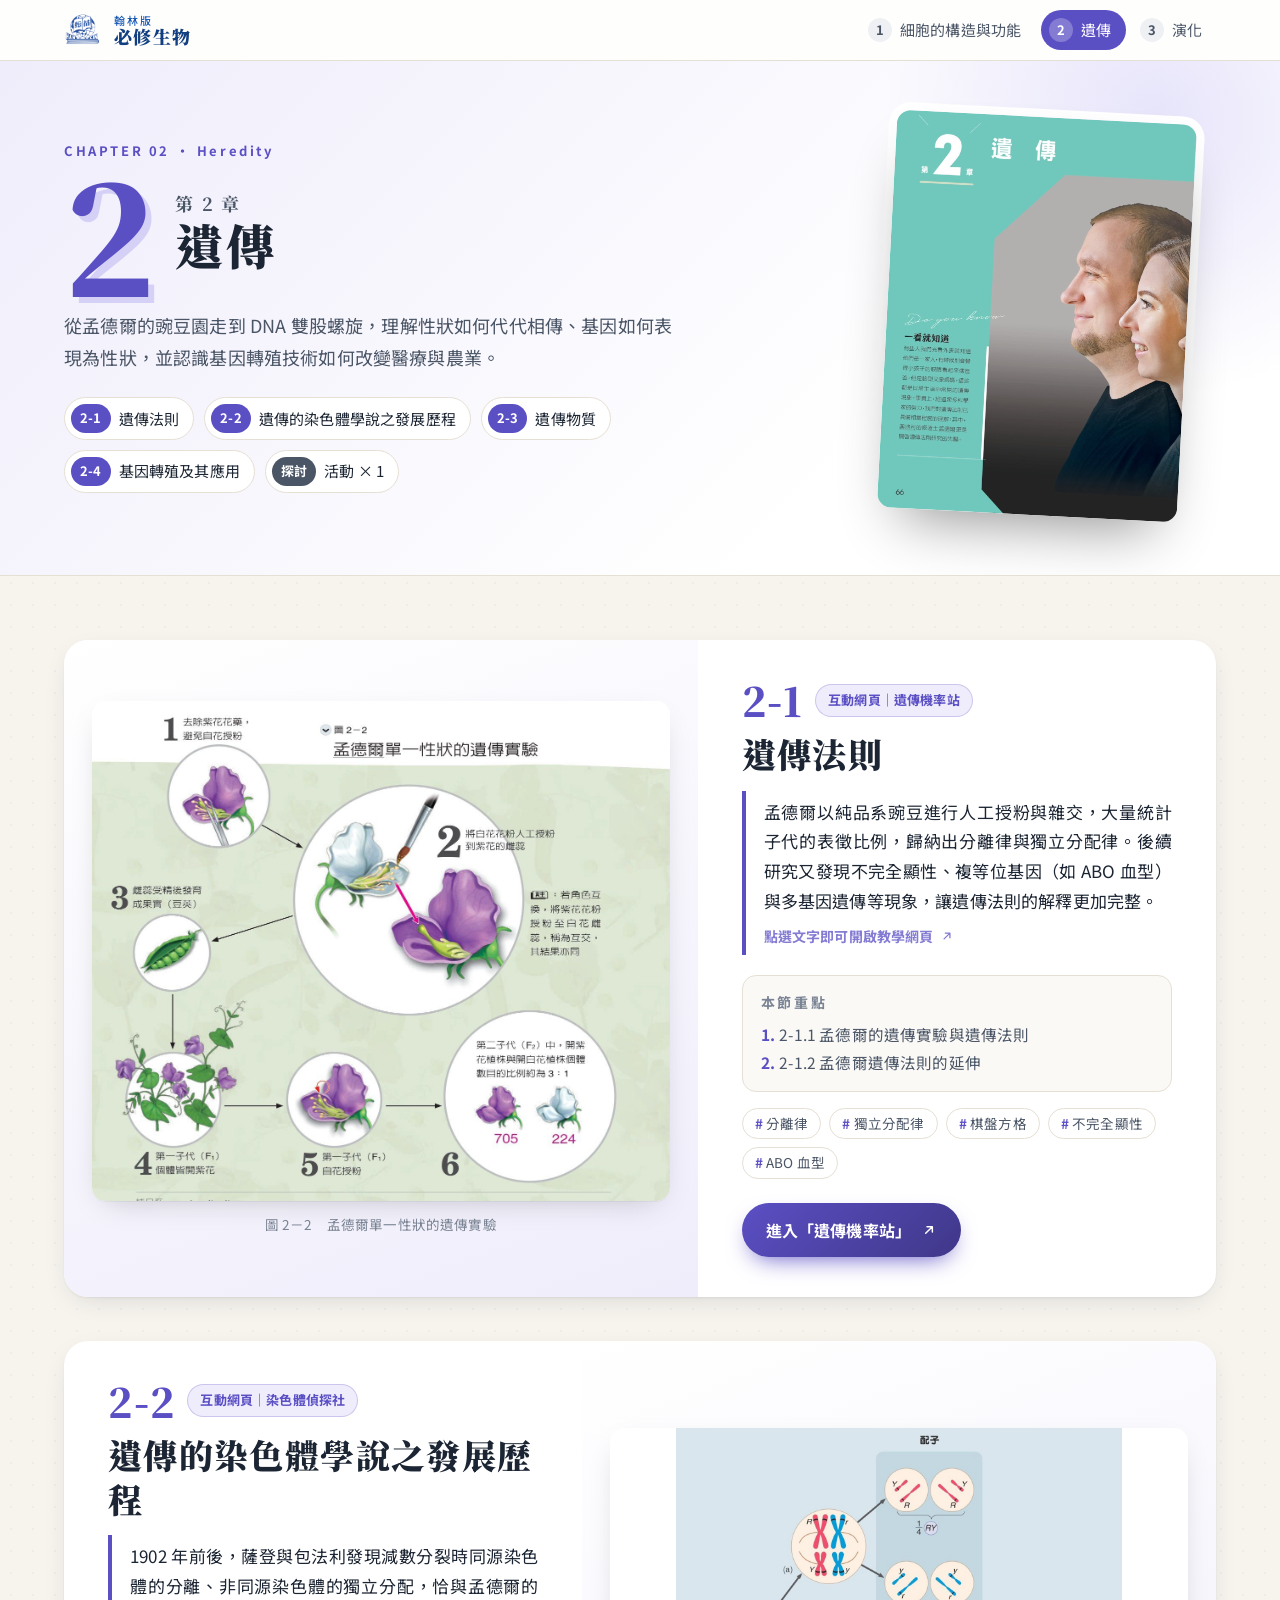
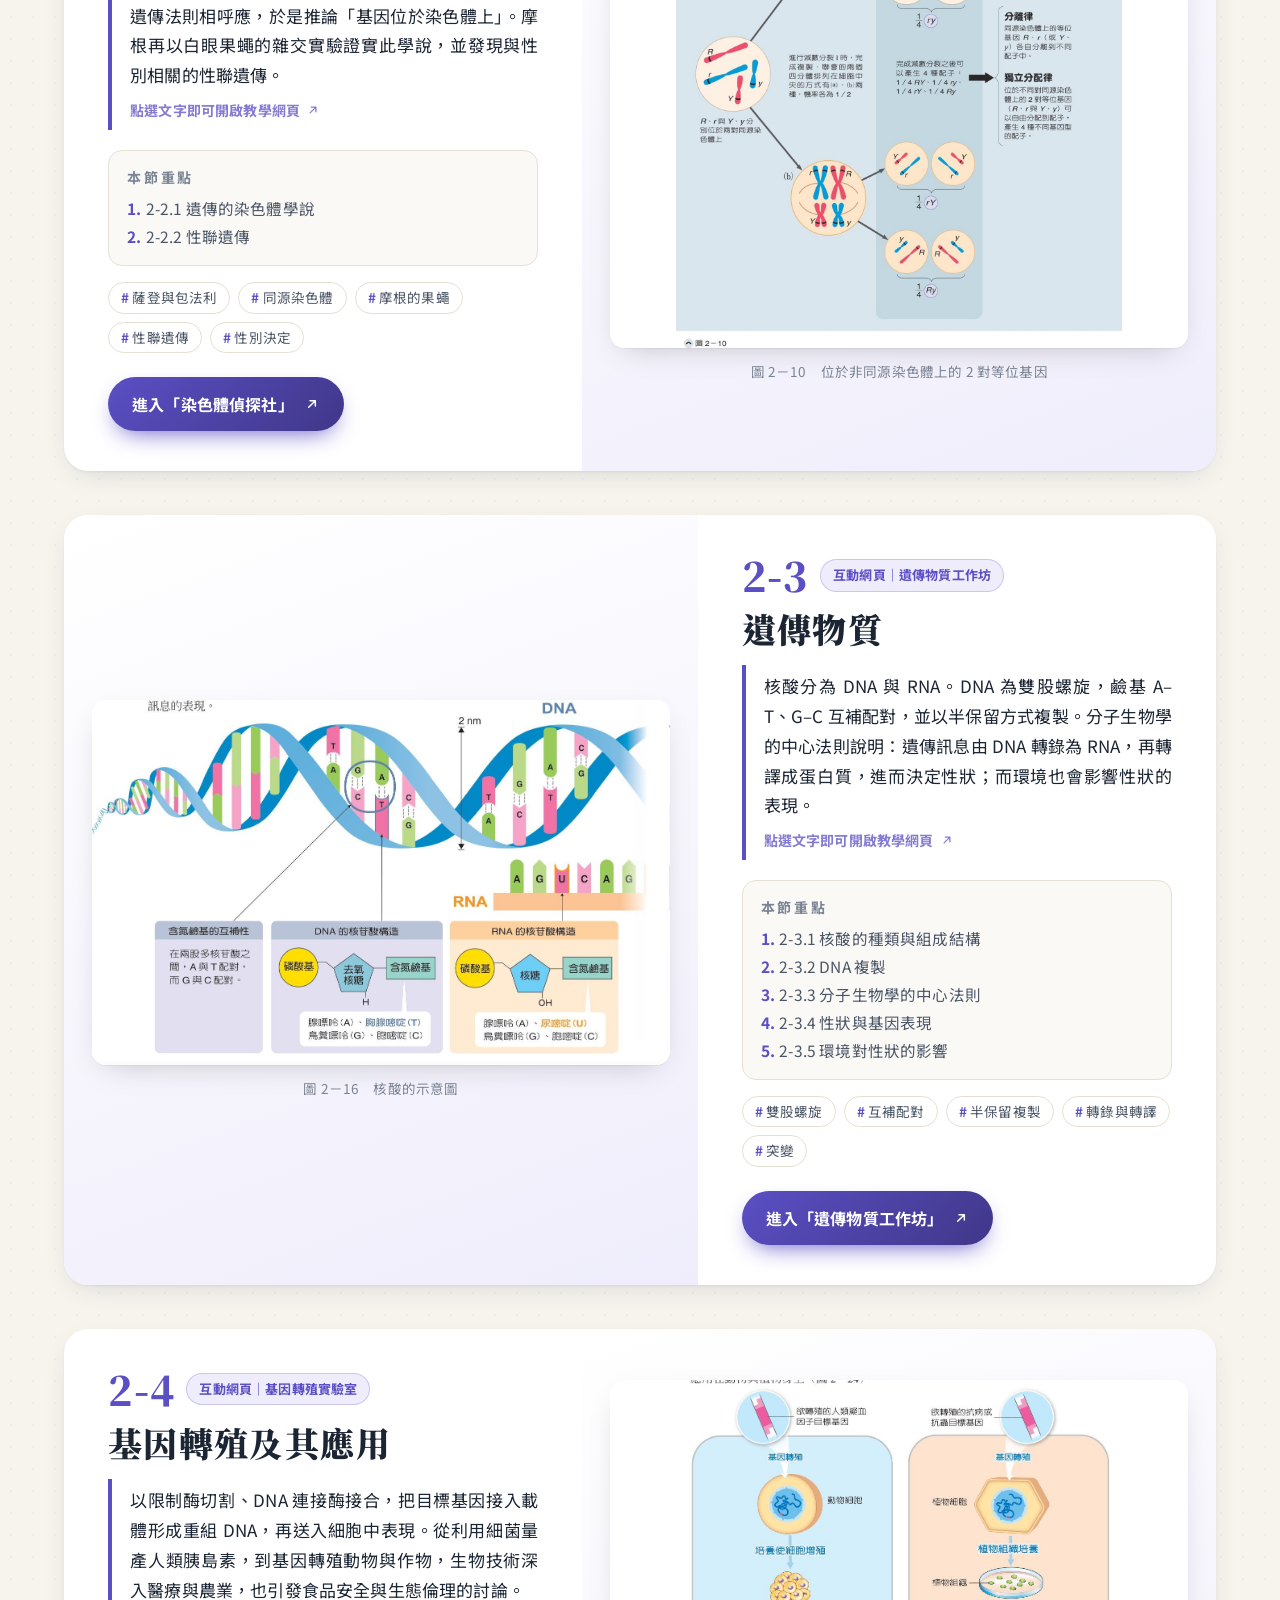
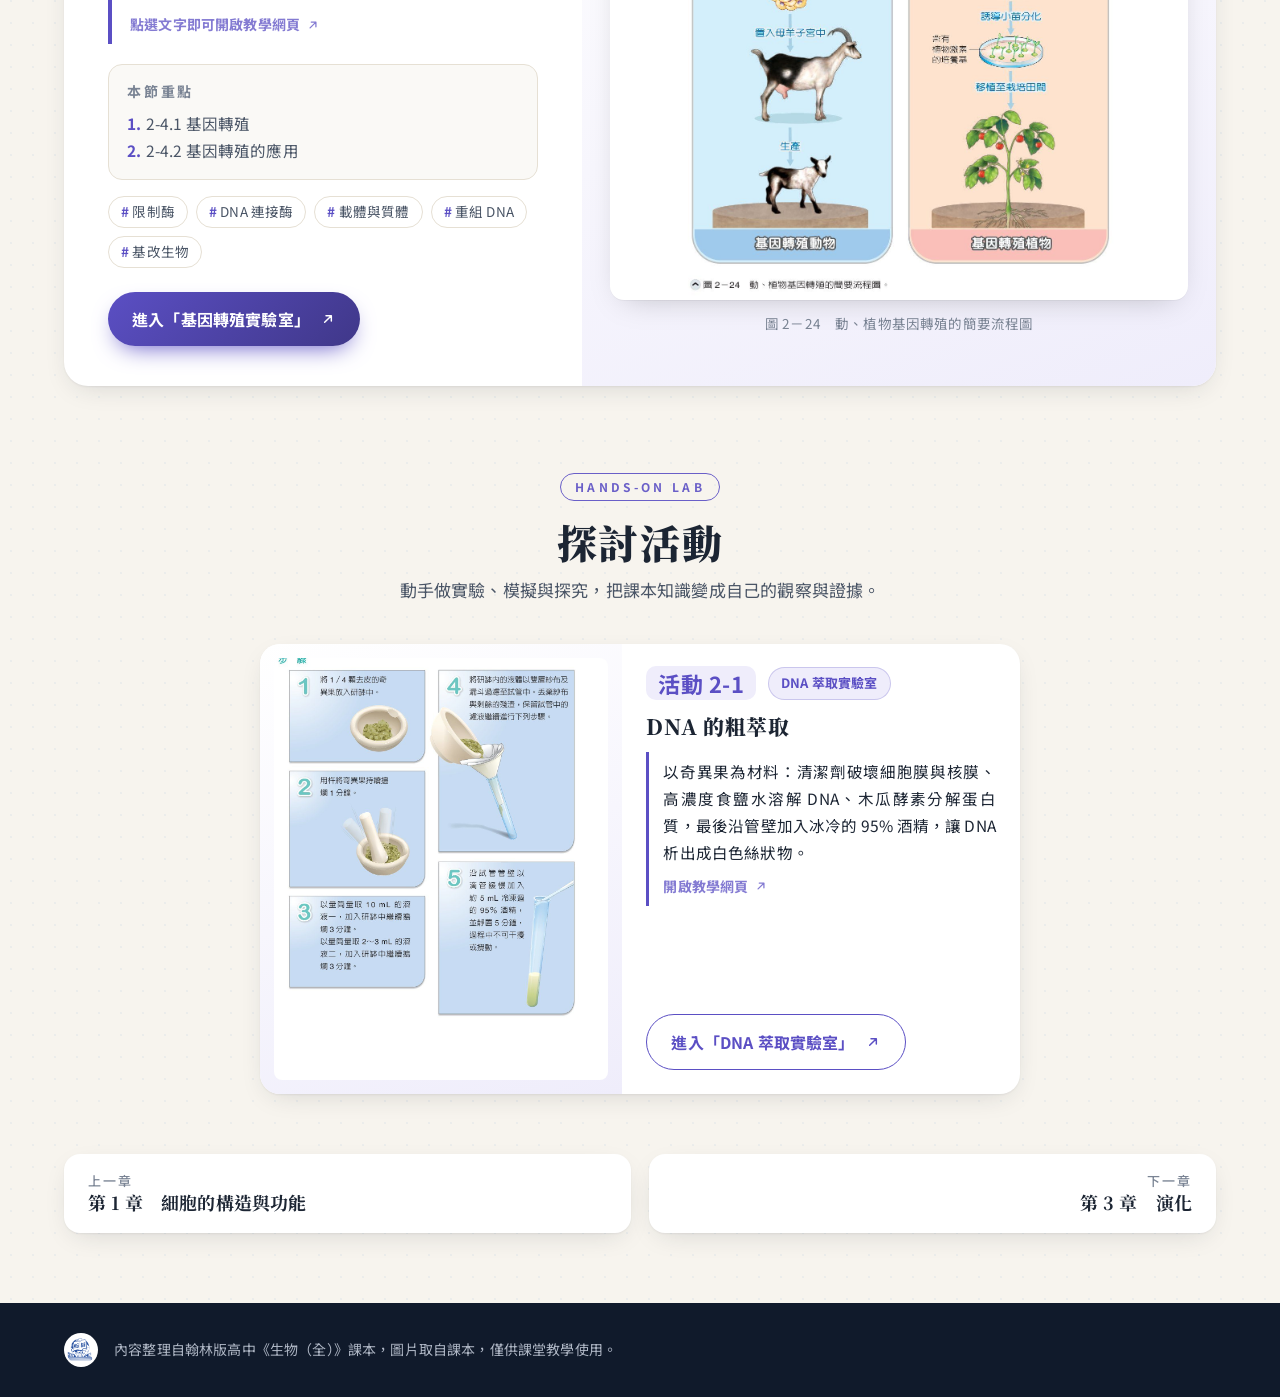
<file: chapter2.html>
<!doctype html>
<html lang="zh-Hant">
<head>
<meta charset="utf-8">
<meta name="viewport" content="width=device-width, initial-scale=1">
<title>第2章 遺傳｜翰林版 必修生物</title>
<meta name="description" content="從孟德爾的豌豆園走到 DNA 雙股螺旋，理解性狀如何代代相傳、基因如何表現為性狀，並認識基因轉殖技術如何改變醫療與農業。">
<meta name="theme-color" content="#5b4fc4">
<link rel="icon" href="img/hanlin-logo.png">
<link rel="preconnect" href="https://fonts.googleapis.com">
<link rel="preconnect" href="https://fonts.gstatic.com" crossorigin>
<link href="https://fonts.googleapis.com/css2?family=Noto+Sans+TC:wght@400;500;700&family=Noto+Serif+TC:wght@600;700;900&display=swap" rel="stylesheet">
<link rel="stylesheet" href="style.css">
<script>document.documentElement.classList.add('js')</script>
</head>
<body class="chapter" style="--a:#5b4fc4;--a2:#9d93ec;--t:#efedfb">
<header class="topbar">
  <div class="topbar-in">
    <a class="brand" href="index.html" aria-label="回到首頁">
      <img src="img/hanlin-logo.png" alt="翰林出版" width="40" height="40">
      <span class="brand-t"><small>翰林版</small>必修生物</span>
    </a>
    <nav class="nav"><a href="chapter1.html" class="nav-ch" style="--a:#138a7e"><b>1</b><span>細胞的構造與功能</span></a><a href="chapter2.html" class="nav-ch on" style="--a:#5b4fc4"><b>2</b><span>遺傳</span></a><a href="chapter3.html" class="nav-ch" style="--a:#c0701a"><b>3</b><span>演化</span></a></nav>
  </div>
</header>

<header class="ch-hero">
  <div class="ch-hero-in">
    <div class="ch-hero-text">
      <div class="ch-kicker">CHAPTER 02 · Heredity</div>
      <h1><span class="big">2</span><span class="t">第 2 章<br><strong>遺傳</strong></span></h1>
      <p class="lead">從孟德爾的豌豆園走到 DNA 雙股螺旋，理解性狀如何代代相傳、基因如何表現為性狀，並認識基因轉殖技術如何改變醫療與農業。</p>
      <div class="jump"><a href="#u2-1"><b>2-1</b>遺傳法則</a><a href="#u2-2"><b>2-2</b>遺傳的染色體學說之發展歷程</a><a href="#u2-3"><b>2-3</b>遺傳物質</a><a href="#u2-4"><b>2-4</b>基因轉殖及其應用</a><a href="#labs" class="j-lab"><b>探討</b>活動 × 1</a></div>
    </div>
    <div class="ch-hero-cover"><img src="img/cover2.jpg" alt="第2章 課本封面"></div>
  </div>
</header>
<main class="wrap units">
    <article class="unit reveal" id="u2-1">
      <figure class="fig">
        <button class="fig-btn" data-full="img/s2-1.jpg" data-cap="圖 2－2　孟德爾單一性狀的遺傳實驗" aria-label="放大圖片：圖 2－2　孟德爾單一性狀的遺傳實驗">
          <img src="img/s2-1.jpg" alt="圖 2－2　孟德爾單一性狀的遺傳實驗" loading="lazy">
          <span class="zoom"><svg class="ic" viewBox="0 0 24 24" aria-hidden="true"><circle cx="11" cy="11" r="6.5" fill="none" stroke="currentColor" stroke-width="2"/><path d="m16 16 4.5 4.5M8.5 11h5M11 8.5v5" fill="none" stroke="currentColor" stroke-width="2" stroke-linecap="round"/></svg>放大</span>
        </button>
        <figcaption>圖 2－2　孟德爾單一性狀的遺傳實驗</figcaption>
      </figure>
      <div class="unit-body">
        <div class="unit-top"><span class="code">2-1</span><span class="web-pill">互動網頁｜遺傳機率站</span></div>
        <h2>遺傳法則</h2>
        <a class="intro" href="https://froglssh.github.io/genetics-probability-v2-web/" target="_blank" rel="noopener" title="開啟「遺傳機率站」教學網頁">
          <p>孟德爾以純品系豌豆進行人工授粉與雜交，大量統計子代的表徵比例，歸納出分離律與獨立分配律。後續研究又發現不完全顯性、複等位基因（如 ABO 血型）與多基因遺傳等現象，讓遺傳法則的解釋更加完整。</p>
          <span class="intro-hint">點選文字即可開啟教學網頁 <svg class="ic" viewBox="0 0 24 24" aria-hidden="true"><path d="M7 17 17 7M9 7h8v8" fill="none" stroke="currentColor" stroke-width="2.2" stroke-linecap="round" stroke-linejoin="round"/></svg></span>
        </a>
        <div class="subs"><h3>本節重點</h3><ol><li>2-1.1 孟德爾的遺傳實驗與遺傳法則</li><li>2-1.2 孟德爾遺傳法則的延伸</li></ol></div>
        <div class="tags"><span>分離律</span><span>獨立分配律</span><span>棋盤方格</span><span>不完全顯性</span><span>ABO 血型</span></div>
        <a class="btn" href="https://froglssh.github.io/genetics-probability-v2-web/" target="_blank" rel="noopener">進入「遺傳機率站」<svg class="ic" viewBox="0 0 24 24" aria-hidden="true"><path d="M7 17 17 7M9 7h8v8" fill="none" stroke="currentColor" stroke-width="2.2" stroke-linecap="round" stroke-linejoin="round"/></svg></a>
      </div>
    </article>
    <article class="unit reveal flip" id="u2-2">
      <figure class="fig">
        <button class="fig-btn" data-full="img/s2-2.jpg" data-cap="圖 2－10　位於非同源染色體上的 2 對等位基因" aria-label="放大圖片：圖 2－10　位於非同源染色體上的 2 對等位基因">
          <img src="img/s2-2.jpg" alt="圖 2－10　位於非同源染色體上的 2 對等位基因" loading="lazy">
          <span class="zoom"><svg class="ic" viewBox="0 0 24 24" aria-hidden="true"><circle cx="11" cy="11" r="6.5" fill="none" stroke="currentColor" stroke-width="2"/><path d="m16 16 4.5 4.5M8.5 11h5M11 8.5v5" fill="none" stroke="currentColor" stroke-width="2" stroke-linecap="round"/></svg>放大</span>
        </button>
        <figcaption>圖 2－10　位於非同源染色體上的 2 對等位基因</figcaption>
      </figure>
      <div class="unit-body">
        <div class="unit-top"><span class="code">2-2</span><span class="web-pill">互動網頁｜染色體偵探社</span></div>
        <h2>遺傳的染色體學說之發展歷程</h2>
        <a class="intro" href="https://froglssh.github.io/chromosome-detective-v2-web/" target="_blank" rel="noopener" title="開啟「染色體偵探社」教學網頁">
          <p>1902 年前後，薩登與包法利發現減數分裂時同源染色體的分離、非同源染色體的獨立分配，恰與孟德爾的遺傳法則相呼應，於是推論「基因位於染色體上」。摩根再以白眼果蠅的雜交實驗證實此學說，並發現與性別相關的性聯遺傳。</p>
          <span class="intro-hint">點選文字即可開啟教學網頁 <svg class="ic" viewBox="0 0 24 24" aria-hidden="true"><path d="M7 17 17 7M9 7h8v8" fill="none" stroke="currentColor" stroke-width="2.2" stroke-linecap="round" stroke-linejoin="round"/></svg></span>
        </a>
        <div class="subs"><h3>本節重點</h3><ol><li>2-2.1 遺傳的染色體學說</li><li>2-2.2 性聯遺傳</li></ol></div>
        <div class="tags"><span>薩登與包法利</span><span>同源染色體</span><span>摩根的果蠅</span><span>性聯遺傳</span><span>性別決定</span></div>
        <a class="btn" href="https://froglssh.github.io/chromosome-detective-v2-web/" target="_blank" rel="noopener">進入「染色體偵探社」<svg class="ic" viewBox="0 0 24 24" aria-hidden="true"><path d="M7 17 17 7M9 7h8v8" fill="none" stroke="currentColor" stroke-width="2.2" stroke-linecap="round" stroke-linejoin="round"/></svg></a>
      </div>
    </article>
    <article class="unit reveal" id="u2-3">
      <figure class="fig">
        <button class="fig-btn" data-full="img/s2-3.jpg" data-cap="圖 2－16　核酸的示意圖" aria-label="放大圖片：圖 2－16　核酸的示意圖">
          <img src="img/s2-3.jpg" alt="圖 2－16　核酸的示意圖" loading="lazy">
          <span class="zoom"><svg class="ic" viewBox="0 0 24 24" aria-hidden="true"><circle cx="11" cy="11" r="6.5" fill="none" stroke="currentColor" stroke-width="2"/><path d="m16 16 4.5 4.5M8.5 11h5M11 8.5v5" fill="none" stroke="currentColor" stroke-width="2" stroke-linecap="round"/></svg>放大</span>
        </button>
        <figcaption>圖 2－16　核酸的示意圖</figcaption>
      </figure>
      <div class="unit-body">
        <div class="unit-top"><span class="code">2-3</span><span class="web-pill">互動網頁｜遺傳物質工作坊</span></div>
        <h2>遺傳物質</h2>
        <a class="intro" href="https://froglssh.github.io/genetic-material-workshop-v2-web/" target="_blank" rel="noopener" title="開啟「遺傳物質工作坊」教學網頁">
          <p>核酸分為 DNA 與 RNA。DNA 為雙股螺旋，鹼基 A–T、G–C 互補配對，並以半保留方式複製。分子生物學的中心法則說明：遺傳訊息由 DNA 轉錄為 RNA，再轉譯成蛋白質，進而決定性狀；而環境也會影響性狀的表現。</p>
          <span class="intro-hint">點選文字即可開啟教學網頁 <svg class="ic" viewBox="0 0 24 24" aria-hidden="true"><path d="M7 17 17 7M9 7h8v8" fill="none" stroke="currentColor" stroke-width="2.2" stroke-linecap="round" stroke-linejoin="round"/></svg></span>
        </a>
        <div class="subs"><h3>本節重點</h3><ol><li>2-3.1 核酸的種類與組成結構</li><li>2-3.2 DNA 複製</li><li>2-3.3 分子生物學的中心法則</li><li>2-3.4 性狀與基因表現</li><li>2-3.5 環境對性狀的影響</li></ol></div>
        <div class="tags"><span>雙股螺旋</span><span>互補配對</span><span>半保留複製</span><span>轉錄與轉譯</span><span>突變</span></div>
        <a class="btn" href="https://froglssh.github.io/genetic-material-workshop-v2-web/" target="_blank" rel="noopener">進入「遺傳物質工作坊」<svg class="ic" viewBox="0 0 24 24" aria-hidden="true"><path d="M7 17 17 7M9 7h8v8" fill="none" stroke="currentColor" stroke-width="2.2" stroke-linecap="round" stroke-linejoin="round"/></svg></a>
      </div>
    </article>
    <article class="unit reveal flip" id="u2-4">
      <figure class="fig">
        <button class="fig-btn" data-full="img/s2-4.jpg" data-cap="圖 2－24　動、植物基因轉殖的簡要流程圖" aria-label="放大圖片：圖 2－24　動、植物基因轉殖的簡要流程圖">
          <img src="img/s2-4.jpg" alt="圖 2－24　動、植物基因轉殖的簡要流程圖" loading="lazy">
          <span class="zoom"><svg class="ic" viewBox="0 0 24 24" aria-hidden="true"><circle cx="11" cy="11" r="6.5" fill="none" stroke="currentColor" stroke-width="2"/><path d="m16 16 4.5 4.5M8.5 11h5M11 8.5v5" fill="none" stroke="currentColor" stroke-width="2" stroke-linecap="round"/></svg>放大</span>
        </button>
        <figcaption>圖 2－24　動、植物基因轉殖的簡要流程圖</figcaption>
      </figure>
      <div class="unit-body">
        <div class="unit-top"><span class="code">2-4</span><span class="web-pill">互動網頁｜基因轉殖實驗室</span></div>
        <h2>基因轉殖及其應用</h2>
        <a class="intro" href="https://froglssh.github.io/genetic-engineering-lab-v2-web/" target="_blank" rel="noopener" title="開啟「基因轉殖實驗室」教學網頁">
          <p>以限制酶切割、DNA 連接酶接合，把目標基因接入載體形成重組 DNA，再送入細胞中表現。從利用細菌量產人類胰島素，到基因轉殖動物與作物，生物技術深入醫療與農業，也引發食品安全與生態倫理的討論。</p>
          <span class="intro-hint">點選文字即可開啟教學網頁 <svg class="ic" viewBox="0 0 24 24" aria-hidden="true"><path d="M7 17 17 7M9 7h8v8" fill="none" stroke="currentColor" stroke-width="2.2" stroke-linecap="round" stroke-linejoin="round"/></svg></span>
        </a>
        <div class="subs"><h3>本節重點</h3><ol><li>2-4.1 基因轉殖</li><li>2-4.2 基因轉殖的應用</li></ol></div>
        <div class="tags"><span>限制酶</span><span>DNA 連接酶</span><span>載體與質體</span><span>重組 DNA</span><span>基改生物</span></div>
        <a class="btn" href="https://froglssh.github.io/genetic-engineering-lab-v2-web/" target="_blank" rel="noopener">進入「基因轉殖實驗室」<svg class="ic" viewBox="0 0 24 24" aria-hidden="true"><path d="M7 17 17 7M9 7h8v8" fill="none" stroke="currentColor" stroke-width="2.2" stroke-linecap="round" stroke-linejoin="round"/></svg></a>
      </div>
    </article>
  <section class="labs" id="labs">
    <div class="sec-head reveal"><span class="eyebrow">HANDS-ON LAB</span><h2>探討活動</h2><p>動手做實驗、模擬與探究，把課本知識變成自己的觀察與證據。</p></div>
    <div class="lab-grid one">
      <article class="lab reveal" id="u活動2-1">
        <button class="lab-fig fig-btn" data-full="img/a2-1.jpg" data-cap="DNA 粗萃取的操作步驟" aria-label="放大圖片：DNA 粗萃取的操作步驟">
          <img src="img/a2-1.jpg" alt="DNA 粗萃取的操作步驟" loading="lazy"><span class="zoom"><svg class="ic" viewBox="0 0 24 24" aria-hidden="true"><circle cx="11" cy="11" r="6.5" fill="none" stroke="currentColor" stroke-width="2"/><path d="m16 16 4.5 4.5M8.5 11h5M11 8.5v5" fill="none" stroke="currentColor" stroke-width="2" stroke-linecap="round"/></svg>放大</span>
        </button>
        <div class="lab-body">
          <div class="unit-top"><span class="code sm">活動 2-1</span><span class="web-pill">DNA 萃取實驗室</span></div>
          <h3>DNA 的粗萃取</h3>
          <a class="intro" href="https://froglssh.github.io/dna-extraction-lab-v2-web/" target="_blank" rel="noopener"><p>以奇異果為材料：清潔劑破壞細胞膜與核膜、高濃度食鹽水溶解 DNA、木瓜酵素分解蛋白質，最後沿管壁加入冰冷的 95% 酒精，讓 DNA 析出成白色絲狀物。</p><span class="intro-hint">開啟教學網頁 <svg class="ic" viewBox="0 0 24 24" aria-hidden="true"><path d="M7 17 17 7M9 7h8v8" fill="none" stroke="currentColor" stroke-width="2.2" stroke-linecap="round" stroke-linejoin="round"/></svg></span></a>
          <a class="btn ghost" href="https://froglssh.github.io/dna-extraction-lab-v2-web/" target="_blank" rel="noopener">進入「DNA 萃取實驗室」<svg class="ic" viewBox="0 0 24 24" aria-hidden="true"><path d="M7 17 17 7M9 7h8v8" fill="none" stroke="currentColor" stroke-width="2.2" stroke-linecap="round" stroke-linejoin="round"/></svg></a>
        </div>
      </article>
    </div>
  </section>
  <nav class="pager"><a href="chapter1.html" class="pg prev"><small>上一章</small>第 1 章　細胞的構造與功能</a><a href="chapter3.html" class="pg next"><small>下一章</small>第 3 章　演化</a></nav>
</main>
<footer class="foot">
  <div class="foot-in">
    <img src="img/hanlin-logo.png" alt="" width="34" height="34">
    <p>內容整理自翰林版高中《生物（全）》課本，圖片取自課本，僅供課堂教學使用。</p>
  </div>
</footer>
<div class="lightbox" id="lightbox" hidden>
  <button class="lb-close" aria-label="關閉">×</button>
  <figure><img alt=""><figcaption></figcaption></figure>
</div>
<script src="app.js"></script>
</body>
</html>
</file>
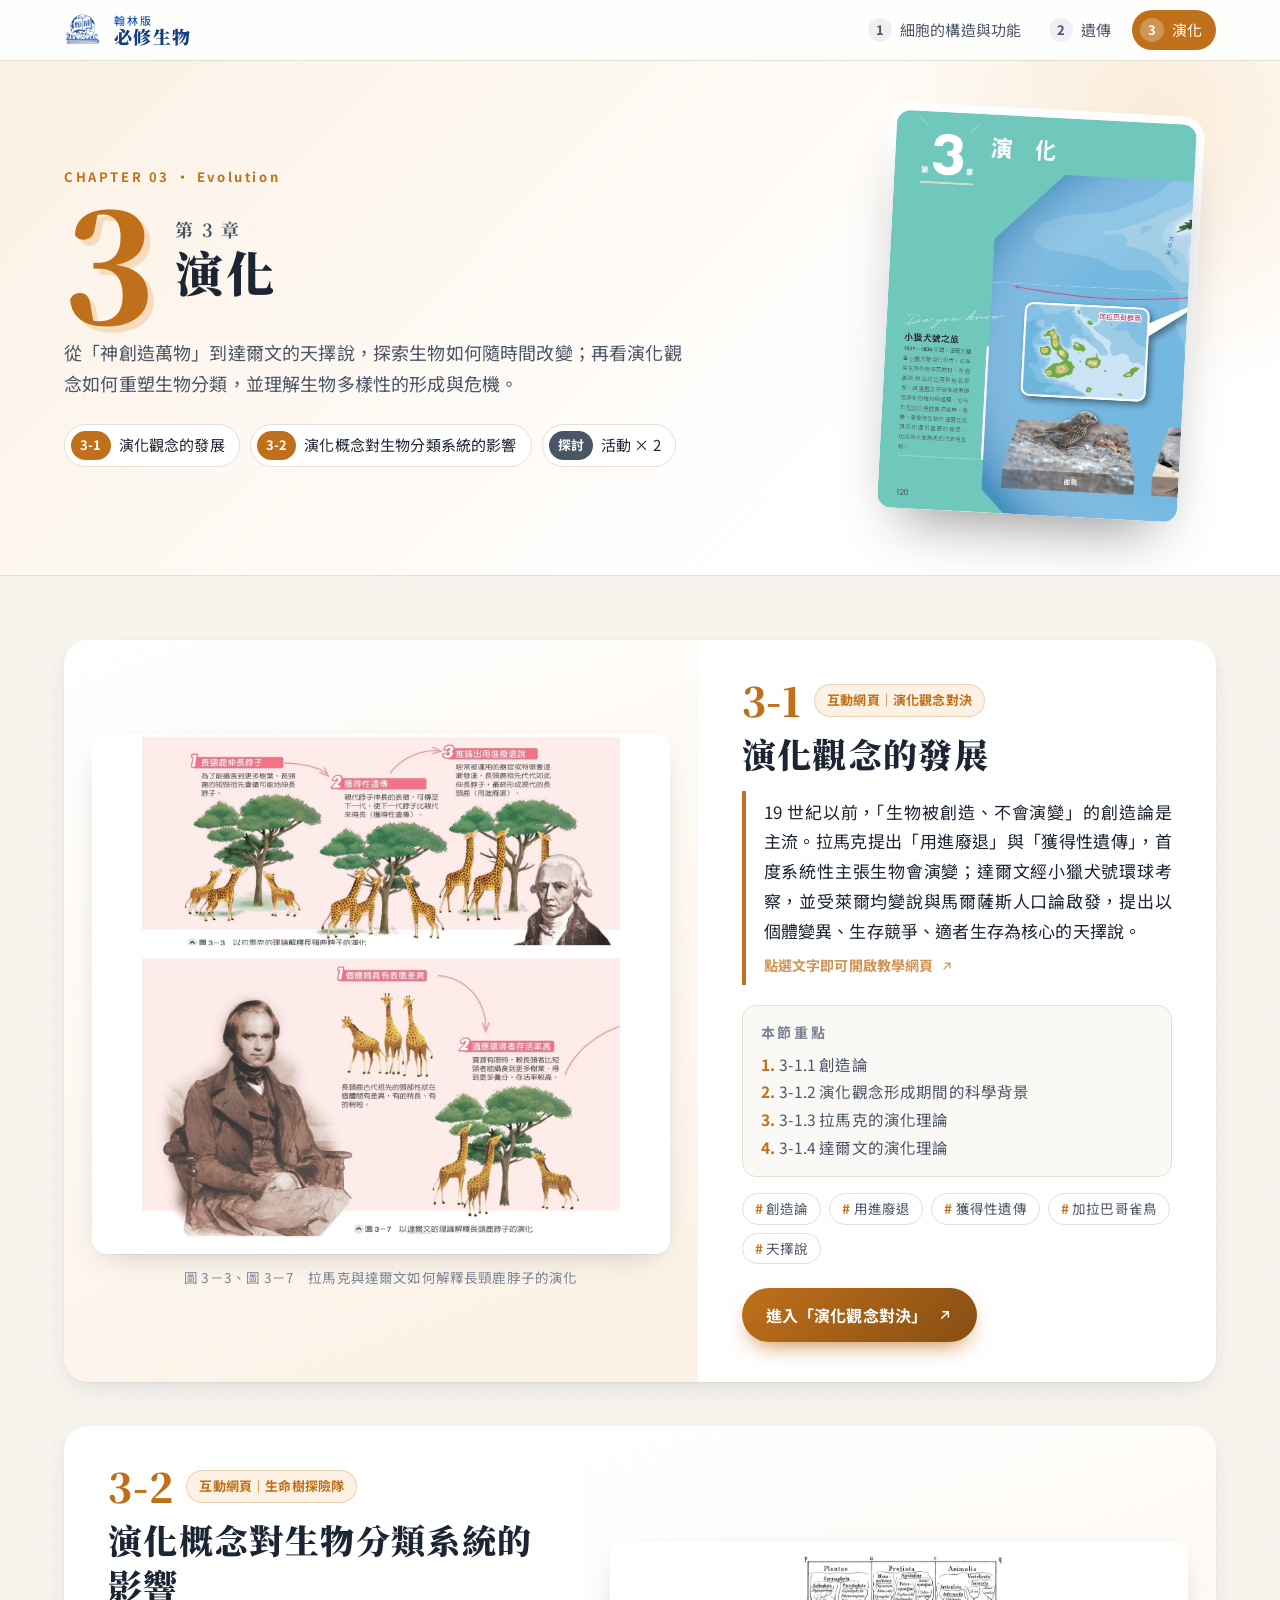
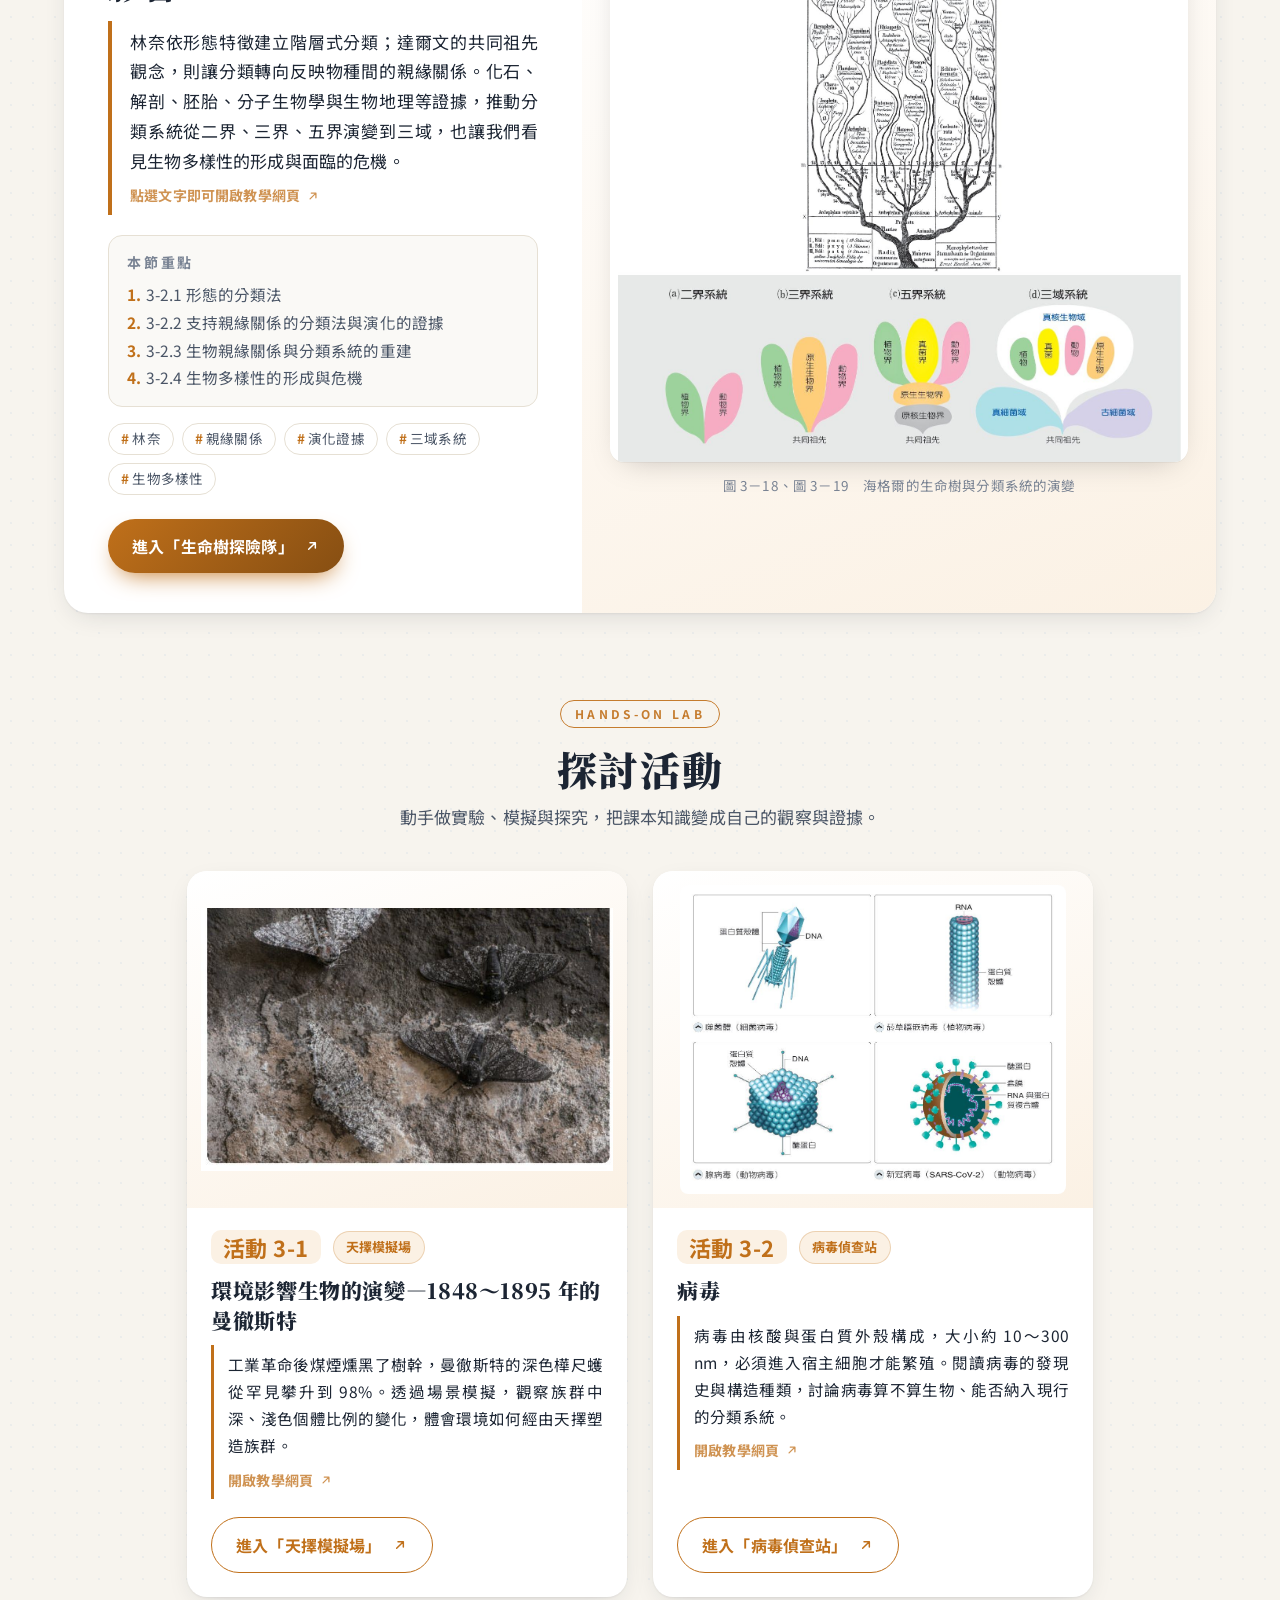
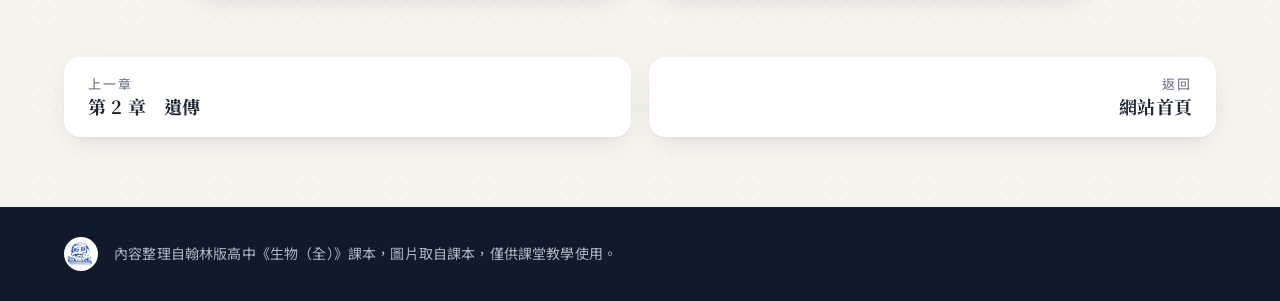
<file: chapter3.html>
<!doctype html>
<html lang="zh-Hant">
<head>
<meta charset="utf-8">
<meta name="viewport" content="width=device-width, initial-scale=1">
<title>第3章 演化｜翰林版 必修生物</title>
<meta name="description" content="從「神創造萬物」到達爾文的天擇說，探索生物如何隨時間改變；再看演化觀念如何重塑生物分類，並理解生物多樣性的形成與危機。">
<meta name="theme-color" content="#c0701a">
<link rel="icon" href="img/hanlin-logo.png">
<link rel="preconnect" href="https://fonts.googleapis.com">
<link rel="preconnect" href="https://fonts.gstatic.com" crossorigin>
<link href="https://fonts.googleapis.com/css2?family=Noto+Sans+TC:wght@400;500;700&family=Noto+Serif+TC:wght@600;700;900&display=swap" rel="stylesheet">
<link rel="stylesheet" href="style.css">
<script>document.documentElement.classList.add('js')</script>
</head>
<body class="chapter" style="--a:#c0701a;--a2:#eab061;--t:#fbf1e4">
<header class="topbar">
  <div class="topbar-in">
    <a class="brand" href="index.html" aria-label="回到首頁">
      <img src="img/hanlin-logo.png" alt="翰林出版" width="40" height="40">
      <span class="brand-t"><small>翰林版</small>必修生物</span>
    </a>
    <nav class="nav"><a href="chapter1.html" class="nav-ch" style="--a:#138a7e"><b>1</b><span>細胞的構造與功能</span></a><a href="chapter2.html" class="nav-ch" style="--a:#5b4fc4"><b>2</b><span>遺傳</span></a><a href="chapter3.html" class="nav-ch on" style="--a:#c0701a"><b>3</b><span>演化</span></a></nav>
  </div>
</header>

<header class="ch-hero">
  <div class="ch-hero-in">
    <div class="ch-hero-text">
      <div class="ch-kicker">CHAPTER 03 · Evolution</div>
      <h1><span class="big">3</span><span class="t">第 3 章<br><strong>演化</strong></span></h1>
      <p class="lead">從「神創造萬物」到達爾文的天擇說，探索生物如何隨時間改變；再看演化觀念如何重塑生物分類，並理解生物多樣性的形成與危機。</p>
      <div class="jump"><a href="#u3-1"><b>3-1</b>演化觀念的發展</a><a href="#u3-2"><b>3-2</b>演化概念對生物分類系統的影響</a><a href="#labs" class="j-lab"><b>探討</b>活動 × 2</a></div>
    </div>
    <div class="ch-hero-cover"><img src="img/cover3.jpg" alt="第3章 課本封面"></div>
  </div>
</header>
<main class="wrap units">
    <article class="unit reveal" id="u3-1">
      <figure class="fig">
        <button class="fig-btn" data-full="img/s3-1.jpg" data-cap="圖 3－3、圖 3－7　拉馬克與達爾文如何解釋長頸鹿脖子的演化" aria-label="放大圖片：圖 3－3、圖 3－7　拉馬克與達爾文如何解釋長頸鹿脖子的演化">
          <img src="img/s3-1.jpg" alt="圖 3－3、圖 3－7　拉馬克與達爾文如何解釋長頸鹿脖子的演化" loading="lazy">
          <span class="zoom"><svg class="ic" viewBox="0 0 24 24" aria-hidden="true"><circle cx="11" cy="11" r="6.5" fill="none" stroke="currentColor" stroke-width="2"/><path d="m16 16 4.5 4.5M8.5 11h5M11 8.5v5" fill="none" stroke="currentColor" stroke-width="2" stroke-linecap="round"/></svg>放大</span>
        </button>
        <figcaption>圖 3－3、圖 3－7　拉馬克與達爾文如何解釋長頸鹿脖子的演化</figcaption>
      </figure>
      <div class="unit-body">
        <div class="unit-top"><span class="code">3-1</span><span class="web-pill">互動網頁｜演化觀念對決</span></div>
        <h2>演化觀念的發展</h2>
        <a class="intro" href="https://froglssh.github.io/evolution-concepts-duel-v2-web/" target="_blank" rel="noopener" title="開啟「演化觀念對決」教學網頁">
          <p>19 世紀以前，「生物被創造、不會演變」的創造論是主流。拉馬克提出「用進廢退」與「獲得性遺傳」，首度系統性主張生物會演變；達爾文經小獵犬號環球考察，並受萊爾均變說與馬爾薩斯人口論啟發，提出以個體變異、生存競爭、適者生存為核心的天擇說。</p>
          <span class="intro-hint">點選文字即可開啟教學網頁 <svg class="ic" viewBox="0 0 24 24" aria-hidden="true"><path d="M7 17 17 7M9 7h8v8" fill="none" stroke="currentColor" stroke-width="2.2" stroke-linecap="round" stroke-linejoin="round"/></svg></span>
        </a>
        <div class="subs"><h3>本節重點</h3><ol><li>3-1.1 創造論</li><li>3-1.2 演化觀念形成期間的科學背景</li><li>3-1.3 拉馬克的演化理論</li><li>3-1.4 達爾文的演化理論</li></ol></div>
        <div class="tags"><span>創造論</span><span>用進廢退</span><span>獲得性遺傳</span><span>加拉巴哥雀鳥</span><span>天擇說</span></div>
        <a class="btn" href="https://froglssh.github.io/evolution-concepts-duel-v2-web/" target="_blank" rel="noopener">進入「演化觀念對決」<svg class="ic" viewBox="0 0 24 24" aria-hidden="true"><path d="M7 17 17 7M9 7h8v8" fill="none" stroke="currentColor" stroke-width="2.2" stroke-linecap="round" stroke-linejoin="round"/></svg></a>
      </div>
    </article>
    <article class="unit reveal flip" id="u3-2">
      <figure class="fig">
        <button class="fig-btn" data-full="img/s3-2.jpg" data-cap="圖 3－18、圖 3－19　海格爾的生命樹與分類系統的演變" aria-label="放大圖片：圖 3－18、圖 3－19　海格爾的生命樹與分類系統的演變">
          <img src="img/s3-2.jpg" alt="圖 3－18、圖 3－19　海格爾的生命樹與分類系統的演變" loading="lazy">
          <span class="zoom"><svg class="ic" viewBox="0 0 24 24" aria-hidden="true"><circle cx="11" cy="11" r="6.5" fill="none" stroke="currentColor" stroke-width="2"/><path d="m16 16 4.5 4.5M8.5 11h5M11 8.5v5" fill="none" stroke="currentColor" stroke-width="2" stroke-linecap="round"/></svg>放大</span>
        </button>
        <figcaption>圖 3－18、圖 3－19　海格爾的生命樹與分類系統的演變</figcaption>
      </figure>
      <div class="unit-body">
        <div class="unit-top"><span class="code">3-2</span><span class="web-pill">互動網頁｜生命樹探險隊</span></div>
        <h2>演化概念對生物分類系統的影響</h2>
        <a class="intro" href="https://froglssh.github.io/tree-of-life-v2-web/" target="_blank" rel="noopener" title="開啟「生命樹探險隊」教學網頁">
          <p>林奈依形態特徵建立階層式分類；達爾文的共同祖先觀念，則讓分類轉向反映物種間的親緣關係。化石、解剖、胚胎、分子生物學與生物地理等證據，推動分類系統從二界、三界、五界演變到三域，也讓我們看見生物多樣性的形成與面臨的危機。</p>
          <span class="intro-hint">點選文字即可開啟教學網頁 <svg class="ic" viewBox="0 0 24 24" aria-hidden="true"><path d="M7 17 17 7M9 7h8v8" fill="none" stroke="currentColor" stroke-width="2.2" stroke-linecap="round" stroke-linejoin="round"/></svg></span>
        </a>
        <div class="subs"><h3>本節重點</h3><ol><li>3-2.1 形態的分類法</li><li>3-2.2 支持親緣關係的分類法與演化的證據</li><li>3-2.3 生物親緣關係與分類系統的重建</li><li>3-2.4 生物多樣性的形成與危機</li></ol></div>
        <div class="tags"><span>林奈</span><span>親緣關係</span><span>演化證據</span><span>三域系統</span><span>生物多樣性</span></div>
        <a class="btn" href="https://froglssh.github.io/tree-of-life-v2-web/" target="_blank" rel="noopener">進入「生命樹探險隊」<svg class="ic" viewBox="0 0 24 24" aria-hidden="true"><path d="M7 17 17 7M9 7h8v8" fill="none" stroke="currentColor" stroke-width="2.2" stroke-linecap="round" stroke-linejoin="round"/></svg></a>
      </div>
    </article>
  <section class="labs" id="labs">
    <div class="sec-head reveal"><span class="eyebrow">HANDS-ON LAB</span><h2>探討活動</h2><p>動手做實驗、模擬與探究，把課本知識變成自己的觀察與證據。</p></div>
    <div class="lab-grid two">
      <article class="lab reveal" id="u活動3-1">
        <button class="lab-fig fig-btn" data-full="img/a3-1.jpg" data-cap="深色與淺色的樺尺蠖" aria-label="放大圖片：深色與淺色的樺尺蠖">
          <img src="img/a3-1.jpg" alt="深色與淺色的樺尺蠖" loading="lazy"><span class="zoom"><svg class="ic" viewBox="0 0 24 24" aria-hidden="true"><circle cx="11" cy="11" r="6.5" fill="none" stroke="currentColor" stroke-width="2"/><path d="m16 16 4.5 4.5M8.5 11h5M11 8.5v5" fill="none" stroke="currentColor" stroke-width="2" stroke-linecap="round"/></svg>放大</span>
        </button>
        <div class="lab-body">
          <div class="unit-top"><span class="code sm">活動 3-1</span><span class="web-pill">天擇模擬場</span></div>
          <h3>環境影響生物的演變—1848～1895 年的曼徹斯特</h3>
          <a class="intro" href="https://froglssh.github.io/natural-selection-simulation-v2-web/" target="_blank" rel="noopener"><p>工業革命後煤煙燻黑了樹幹，曼徹斯特的深色樺尺蠖從罕見攀升到 98%。透過場景模擬，觀察族群中深、淺色個體比例的變化，體會環境如何經由天擇塑造族群。</p><span class="intro-hint">開啟教學網頁 <svg class="ic" viewBox="0 0 24 24" aria-hidden="true"><path d="M7 17 17 7M9 7h8v8" fill="none" stroke="currentColor" stroke-width="2.2" stroke-linecap="round" stroke-linejoin="round"/></svg></span></a>
          <a class="btn ghost" href="https://froglssh.github.io/natural-selection-simulation-v2-web/" target="_blank" rel="noopener">進入「天擇模擬場」<svg class="ic" viewBox="0 0 24 24" aria-hidden="true"><path d="M7 17 17 7M9 7h8v8" fill="none" stroke="currentColor" stroke-width="2.2" stroke-linecap="round" stroke-linejoin="round"/></svg></a>
        </div>
      </article>
      <article class="lab reveal" id="u活動3-2">
        <button class="lab-fig fig-btn" data-full="img/a3-2.jpg" data-cap="噬菌體、菸草鑲嵌病毒、腺病毒與新冠病毒的構造" aria-label="放大圖片：噬菌體、菸草鑲嵌病毒、腺病毒與新冠病毒的構造">
          <img src="img/a3-2.jpg" alt="噬菌體、菸草鑲嵌病毒、腺病毒與新冠病毒的構造" loading="lazy"><span class="zoom"><svg class="ic" viewBox="0 0 24 24" aria-hidden="true"><circle cx="11" cy="11" r="6.5" fill="none" stroke="currentColor" stroke-width="2"/><path d="m16 16 4.5 4.5M8.5 11h5M11 8.5v5" fill="none" stroke="currentColor" stroke-width="2" stroke-linecap="round"/></svg>放大</span>
        </button>
        <div class="lab-body">
          <div class="unit-top"><span class="code sm">活動 3-2</span><span class="web-pill">病毒偵查站</span></div>
          <h3>病毒</h3>
          <a class="intro" href="https://froglssh.github.io/virus-investigation-station-v2-web/" target="_blank" rel="noopener"><p>病毒由核酸與蛋白質外殼構成，大小約 10～300 nm，必須進入宿主細胞才能繁殖。閱讀病毒的發現史與構造種類，討論病毒算不算生物、能否納入現行的分類系統。</p><span class="intro-hint">開啟教學網頁 <svg class="ic" viewBox="0 0 24 24" aria-hidden="true"><path d="M7 17 17 7M9 7h8v8" fill="none" stroke="currentColor" stroke-width="2.2" stroke-linecap="round" stroke-linejoin="round"/></svg></span></a>
          <a class="btn ghost" href="https://froglssh.github.io/virus-investigation-station-v2-web/" target="_blank" rel="noopener">進入「病毒偵查站」<svg class="ic" viewBox="0 0 24 24" aria-hidden="true"><path d="M7 17 17 7M9 7h8v8" fill="none" stroke="currentColor" stroke-width="2.2" stroke-linecap="round" stroke-linejoin="round"/></svg></a>
        </div>
      </article>
    </div>
  </section>
  <nav class="pager"><a href="chapter2.html" class="pg prev"><small>上一章</small>第 2 章　遺傳</a><a href="index.html" class="pg next"><small>返回</small>網站首頁</a></nav>
</main>
<footer class="foot">
  <div class="foot-in">
    <img src="img/hanlin-logo.png" alt="" width="34" height="34">
    <p>內容整理自翰林版高中《生物（全）》課本，圖片取自課本，僅供課堂教學使用。</p>
  </div>
</footer>
<div class="lightbox" id="lightbox" hidden>
  <button class="lb-close" aria-label="關閉">×</button>
  <figure><img alt=""><figcaption></figcaption></figure>
</div>
<script src="app.js"></script>
</body>
</html>
</file>
<file: style.css>
/* 翰林版 必修生物 互動教學網站 */
:root{
  --hl:#1b5bb5;          /* 翰林藍 */
  --hl-d:#123f80;
  --ink:#1c2533;
  --ink-2:#4a5566;
  --ink-3:#7a8494;
  --paper:#f7f4ee;
  --card:#ffffff;
  --line:#e6e0d4;
  --a:#1b5bb5; --a2:#6a9be0; --t:#eaf1fb;
  --r:18px;
  --shadow:0 1px 2px rgba(28,37,51,.06),0 8px 28px -10px rgba(28,37,51,.18);
  --shadow-h:0 2px 4px rgba(28,37,51,.06),0 22px 48px -16px rgba(28,37,51,.30);
  --serif:"Noto Serif TC","Songti TC","PMingLiU",serif;
  --sans:"Noto Sans TC","PingFang TC","Microsoft JhengHei",system-ui,sans-serif;
}
*{box-sizing:border-box}
html{scroll-behavior:smooth;-webkit-text-size-adjust:100%}
body{margin:0;background:var(--paper);color:var(--ink);font-family:var(--sans);font-size:17px;line-height:1.75;letter-spacing:.01em;
  background-image:radial-gradient(rgba(27,91,181,.05) 1px,transparent 1px);background-size:22px 22px}
img{max-width:100%;display:block}
a{color:inherit}
.ic{width:1em;height:1em;flex:none}
.wrap{max-width:1200px;margin:0 auto;padding:0 24px}

/* ---------- reveal ---------- */
.js .reveal{opacity:0;transform:translateY(22px);transition:opacity .7s ease,transform .7s cubic-bezier(.2,.7,.2,1)}
.js .reveal.in{opacity:1;transform:none}
@media (prefers-reduced-motion:reduce){.js .reveal{opacity:1;transform:none;transition:none}html{scroll-behavior:auto}}

/* ---------- section heading ---------- */
.sec-head{text-align:center;max-width:720px;margin:0 auto 40px}
.eyebrow{display:inline-block;font:700 12px/1 var(--sans);letter-spacing:.28em;color:var(--a);padding:7px 14px;border:1px solid currentColor;border-radius:99px;opacity:.9}
.sec-head h2{font:900 clamp(28px,4vw,40px)/1.25 var(--serif);margin:16px 0 8px;letter-spacing:.04em}
.sec-head p{color:var(--ink-2);margin:0}

/* =============== HOME =============== */
.hero{position:relative;overflow:hidden;background:#fff;border-bottom:1px solid var(--line);padding:64px 24px 56px;text-align:center}
.hero::after{content:"";position:absolute;inset:auto 0 0 0;height:6px;background:linear-gradient(90deg,#138a7e,#1b5bb5 40%,#5b4fc4 70%,#c0701a)}
.globe{position:absolute;width:760px;right:-220px;top:-160px;color:rgba(27,91,181,.08);pointer-events:none}
.globe + .hero-in::before{content:"";position:absolute;width:520px;height:520px;left:-240px;bottom:-300px;border-radius:50%;border:1.2px solid rgba(27,91,181,.08);box-shadow:0 0 0 60px rgba(27,91,181,.025)}
.hero-in{position:relative;max-width:980px;margin:0 auto}
.hero-logo{width:min(820px,92%);height:auto;margin:0 auto;filter:drop-shadow(0 6px 18px rgba(27,91,181,.12));animation:rise .9s cubic-bezier(.2,.7,.2,1) both}
.hero-rule{display:flex;align-items:center;gap:16px;justify-content:center;margin:34px auto 8px;max-width:560px;color:var(--hl)}
.hero-rule span{flex:1;height:1px;background:linear-gradient(90deg,transparent,rgba(27,91,181,.5),transparent)}
.hero-rule em{font-style:normal;font-size:14px;letter-spacing:.3em;font-weight:500}
.hero h1{font:900 clamp(38px,6.4vw,70px)/1.15 var(--serif);margin:6px 0 10px;color:var(--hl-d);letter-spacing:.08em;animation:rise .9s .1s cubic-bezier(.2,.7,.2,1) both}
.hero h1 span{display:block;font-size:.46em;letter-spacing:.5em;color:var(--ink);font-weight:700;margin-top:6px;padding-left:.5em}
.hero-sub{color:var(--ink-2);margin:10px auto 26px;max-width:640px}
.stats{list-style:none;display:flex;justify-content:center;flex-wrap:wrap;gap:12px;margin:0;padding:0}
.stats li{display:flex;align-items:baseline;gap:6px;background:var(--t);border:1px solid rgba(27,91,181,.15);border-radius:99px;padding:6px 18px}
.stats b{font:900 24px/1 var(--serif);color:var(--hl)}
.stats span{font-size:14px;color:var(--ink-2)}
@keyframes rise{from{opacity:0;transform:translateY(16px)}to{opacity:1;transform:none}}

.home main > section{padding-top:72px;padding-bottom:8px}
.ch-grid{display:grid;grid-template-columns:repeat(3,1fr);gap:28px}
.ch-card{display:flex;flex-direction:column;text-decoration:none;background:var(--card);border-radius:22px;overflow:hidden;box-shadow:var(--shadow);transition:transform .45s cubic-bezier(.2,.7,.2,1),box-shadow .45s;position:relative;isolation:isolate}
.ch-card::before{content:"";position:absolute;inset:0;border-radius:inherit;border:1px solid rgba(0,0,0,.05);pointer-events:none;z-index:2}
.ch-card:hover{transform:translateY(-8px);box-shadow:var(--shadow-h)}
.ch-cover{aspect-ratio:3/3.4;overflow:hidden;background:var(--t);position:relative}
.ch-cover img{width:100%;height:100%;object-fit:cover;object-position:top;transition:transform 1.2s cubic-bezier(.2,.7,.2,1)}
.ch-card:hover .ch-cover img{transform:scale(1.06)}
.ch-cover::after{content:"";position:absolute;inset:auto 0 0 0;height:40%;background:linear-gradient(transparent,rgba(0,0,0,.18))}
.ch-body{padding:22px 24px 24px;display:flex;flex-direction:column;flex:1;border-top:5px solid var(--a)}
.ch-kicker{font-size:12px;letter-spacing:.2em;color:var(--a);font-weight:700}
.ch-body h2{font:900 25px/1.35 var(--serif);margin:6px 0 12px;letter-spacing:.04em}
.ch-list{list-style:none;margin:0 0 14px;padding:0;display:grid;gap:6px}
.ch-list li{font-size:15px;color:var(--ink-2);display:flex;gap:10px;align-items:baseline;line-height:1.5}
.ch-list span{font:700 13px/1 var(--sans);color:var(--a);background:var(--t);border-radius:6px;padding:4px 7px;flex:none}
.ch-meta{display:flex;gap:8px;margin-top:auto;padding-top:6px;font-size:13px;color:var(--ink-3)}
.ch-meta span{border:1px solid var(--line);border-radius:99px;padding:2px 10px}
.ch-go{margin-top:16px;display:inline-flex;align-items:center;gap:8px;font-weight:700;color:#fff;background:var(--a);align-self:flex-start;padding:10px 18px;border-radius:99px;transition:gap .3s,filter .3s}
.ch-card:hover .ch-go{gap:14px;filter:brightness(1.08)}

.quick-wrap{padding-bottom:40px}
.quick{display:grid;grid-template-columns:repeat(3,1fr);gap:22px}
.qcol{background:var(--card);border-radius:var(--r);padding:20px;box-shadow:var(--shadow)}
.qcol h3{display:flex;align-items:center;gap:10px;font:900 19px/1.3 var(--serif);margin:0 0 12px;letter-spacing:.04em}
.qcol h3 b{display:grid;place-items:center;width:32px;height:32px;border-radius:10px;background:var(--a);color:#fff;font-size:17px}
.q{display:flex;align-items:center;gap:12px;padding:10px 12px;border-radius:12px;text-decoration:none;transition:background .25s,transform .25s}
.q + .q{border-top:1px dashed var(--line)}
.q:hover{background:var(--t);transform:translateX(4px)}
.q-code{font:700 13px/1 var(--sans);color:var(--a);min-width:44px}
.q.q-lab .q-code{color:var(--ink-3)}
.q-t{flex:1;font-weight:700;line-height:1.35}
.q-t small{display:block;font-weight:400;font-size:13px;color:var(--ink-3)}
.q .ic{color:var(--a);opacity:.6}

/* =============== TOPBAR =============== */
.topbar{position:sticky;top:0;z-index:50;background:rgba(255,255,255,.86);backdrop-filter:saturate(1.4) blur(14px);-webkit-backdrop-filter:saturate(1.4) blur(14px);border-bottom:1px solid var(--line)}
.topbar-in{max-width:1200px;margin:0 auto;padding:10px 24px;display:flex;align-items:center;gap:20px}
.brand{display:flex;align-items:center;gap:10px;text-decoration:none;flex:none}
.brand img{width:40px;height:40px}
.brand-t{font:900 18px/1.1 var(--serif);color:var(--hl-d);letter-spacing:.08em}
.brand-t small{display:block;font:500 11px/1.2 var(--sans);letter-spacing:.2em;color:var(--hl)}
.nav{display:flex;gap:6px;margin-left:auto;overflow-x:auto;scrollbar-width:none}
.nav::-webkit-scrollbar{display:none}
.nav-ch{display:flex;align-items:center;gap:8px;text-decoration:none;padding:7px 14px 7px 8px;border-radius:99px;font-size:15px;color:var(--ink-2);white-space:nowrap;transition:background .25s,color .25s}
.nav-ch b{display:grid;place-items:center;width:24px;height:24px;border-radius:50%;background:#eef0f3;color:var(--ink-2);font-size:13px;transition:inherit}
.nav-ch:hover{background:#f1f3f6;color:var(--ink)}
.nav-ch.on{background:var(--a);color:#fff}
.nav-ch.on b{background:rgba(255,255,255,.25);color:#fff}

/* =============== CHAPTER =============== */
.ch-hero{background:linear-gradient(135deg,var(--t) 0%,#fff 70%);border-bottom:1px solid var(--line);position:relative;overflow:hidden}
.ch-hero::before{content:"";position:absolute;width:560px;height:560px;border-radius:50%;right:-160px;top:-220px;background:radial-gradient(circle,color-mix(in srgb,var(--a2) 35%,transparent),transparent 70%);opacity:.7}
.ch-hero-in{position:relative;max-width:1200px;margin:0 auto;padding:56px 24px 60px;display:grid;grid-template-columns:1.35fr .65fr;gap:48px;align-items:center}
.ch-hero .ch-kicker{font-size:13px}
.ch-hero h1{display:flex;align-items:center;gap:22px;margin:10px 0 18px}
.ch-hero h1 .big{font:900 clamp(96px,13vw,150px)/.8 var(--serif);color:var(--a);letter-spacing:-.02em;text-shadow:6px 6px 0 color-mix(in srgb,var(--a2) 35%,transparent)}
.ch-hero h1 .t{font:700 18px/1.4 var(--serif);color:var(--ink-2);letter-spacing:.1em}
.ch-hero h1 strong{display:block;font-weight:900;font-size:clamp(30px,4.4vw,48px);color:var(--ink);letter-spacing:.06em;line-height:1.2}
.lead{font-size:18px;color:var(--ink-2);max-width:620px;margin:0 0 24px}
.jump{display:flex;flex-wrap:wrap;gap:10px}
.jump a{display:inline-flex;align-items:center;gap:8px;text-decoration:none;background:#fff;border:1px solid var(--line);border-radius:99px;padding:6px 14px 6px 6px;font-size:15px;transition:border-color .25s,transform .25s,box-shadow .25s}
.jump a b{background:var(--a);color:#fff;border-radius:99px;padding:3px 9px;font-size:13px}
.jump a.j-lab b{background:var(--ink-2)}
.jump a:hover{border-color:var(--a);transform:translateY(-2px);box-shadow:0 6px 16px -8px rgba(0,0,0,.3)}
.ch-hero-cover{justify-self:center;width:min(300px,100%);transform:rotate(3deg);transition:transform .6s cubic-bezier(.2,.7,.2,1)}
.ch-hero-cover:hover{transform:rotate(0) scale(1.02)}
.ch-hero-cover img{border-radius:14px;box-shadow:0 30px 60px -24px rgba(0,0,0,.45),0 0 0 8px #fff}

.units{padding-top:64px}
.unit{display:grid;grid-template-columns:1.1fr .9fr;gap:0;background:var(--card);border-radius:24px;box-shadow:var(--shadow);overflow:hidden;margin-bottom:44px;scroll-margin-top:90px}
.unit.flip{grid-template-columns:.9fr 1.1fr}
.unit.flip .fig{order:2}
.fig{margin:0;background:linear-gradient(160deg,#fff,var(--t));padding:28px;display:flex;flex-direction:column;justify-content:center;gap:12px;position:relative}
.fig-btn{all:unset;cursor:zoom-in;position:relative;display:block;border-radius:14px;overflow:hidden;background:#fff;box-shadow:0 1px 0 rgba(0,0,0,.04),0 10px 30px -14px rgba(0,0,0,.25);transition:transform .5s cubic-bezier(.2,.7,.2,1),box-shadow .5s}
.fig-btn img{width:100%;height:auto;max-height:520px;object-fit:contain;margin:0 auto}
.fig-btn:hover{transform:translateY(-3px) scale(1.01);box-shadow:0 22px 44px -18px rgba(0,0,0,.35)}
.fig-btn:focus-visible{outline:3px solid var(--a);outline-offset:3px}
.zoom{position:absolute;right:10px;bottom:10px;display:inline-flex;align-items:center;gap:5px;font-size:13px;background:rgba(28,37,51,.72);color:#fff;border-radius:99px;padding:4px 11px;opacity:0;transform:translateY(4px);transition:.3s}
.fig-btn:hover .zoom,.fig-btn:focus-visible .zoom{opacity:1;transform:none}
.fig figcaption{font-size:13.5px;color:var(--ink-3);text-align:center}
.unit-body{padding:40px 44px;display:flex;flex-direction:column}
.unit-top{display:flex;align-items:center;gap:12px;flex-wrap:wrap}
.code{font:900 40px/1 var(--serif);color:var(--a);letter-spacing:.02em}
.code.sm{font-size:22px;font-family:var(--sans);font-weight:700;background:var(--t);padding:6px 12px;border-radius:10px}
.web-pill{font-size:13px;font-weight:700;color:var(--a);background:var(--t);border:1px solid color-mix(in srgb,var(--a) 25%,transparent);padding:4px 12px;border-radius:99px}
.unit-body h2{font:900 clamp(26px,3vw,34px)/1.3 var(--serif);margin:12px 0 14px;letter-spacing:.04em}
.intro{display:block;text-decoration:none;border-left:4px solid var(--a);padding:6px 0 6px 18px;margin:0 0 20px;border-radius:0 8px 8px 0;transition:background .3s}
.intro p{margin:0;color:var(--ink);text-align:justify}
.intro-hint{display:inline-flex;align-items:center;gap:6px;margin-top:8px;font-size:14px;font-weight:700;color:var(--a);opacity:.75;transition:opacity .3s,gap .3s}
.intro:hover{background:var(--t)}
.intro:hover .intro-hint{opacity:1;gap:10px}
.intro:hover p{text-decoration:underline;text-decoration-color:color-mix(in srgb,var(--a) 40%,transparent);text-underline-offset:5px}
.subs{background:#faf9f6;border:1px solid var(--line);border-radius:14px;padding:14px 18px;margin-bottom:16px}
.subs h3{margin:0 0 6px;font-size:14px;letter-spacing:.2em;color:var(--ink-3)}
.subs ol{margin:0;padding-left:1.2em;font-size:15.5px;color:var(--ink-2);line-height:1.8}
.subs li::marker{color:var(--a);font-weight:700}
.tags{display:flex;flex-wrap:wrap;gap:8px;margin-bottom:24px}
.tags span{font-size:13.5px;padding:3px 12px;border-radius:99px;background:#fff;border:1px solid var(--line);color:var(--ink-2)}
.tags span::before{content:"# ";color:var(--a);font-weight:700}
.btn{margin-top:auto;align-self:flex-start;display:inline-flex;align-items:center;gap:10px;text-decoration:none;font-weight:700;font-size:16px;color:#fff;background:linear-gradient(135deg,var(--a),color-mix(in srgb,var(--a) 70%,#000));padding:13px 24px;border-radius:99px;box-shadow:0 10px 24px -10px var(--a);transition:transform .3s,box-shadow .3s,gap .3s}
.btn:hover{transform:translateY(-2px);box-shadow:0 16px 30px -12px var(--a);gap:14px}
.btn.ghost{background:#fff;color:var(--a);border:1.5px solid var(--a);box-shadow:none}
.btn.ghost:hover{background:var(--a);color:#fff}

.labs{padding:40px 0 20px;scroll-margin-top:80px}
.lab-grid{display:grid;grid-template-columns:repeat(3,1fr);gap:26px}
.lab-grid.one{grid-template-columns:minmax(0,760px);justify-content:center}
.lab-grid.one .lab{flex-direction:row}
.lab-grid.one .lab-fig{flex:0 0 44%;aspect-ratio:auto}
.lab{display:flex;flex-direction:column;background:var(--card);border-radius:20px;overflow:hidden;box-shadow:var(--shadow);transition:transform .4s,box-shadow .4s;scroll-margin-top:90px}
.lab:hover{transform:translateY(-5px);box-shadow:var(--shadow-h)}
.lab-fig{border-radius:0!important;box-shadow:none!important;aspect-ratio:4/3;background:linear-gradient(160deg,#fff,var(--t))!important;display:flex!important;align-items:center;justify-content:center;padding:14px;transform:none!important}
.lab-fig img{max-height:100%;width:auto;max-width:100%;height:100%;object-fit:contain;border-radius:8px}
.lab-body{padding:22px 24px 24px;display:flex;flex-direction:column;flex:1}
.lab-body h3{font:900 21px/1.4 var(--serif);margin:12px 0 10px;letter-spacing:.03em}
.lab .intro{padding-left:14px;margin-bottom:18px;border-left-width:3px}
.lab .intro p{font-size:15.5px}

.pager{display:grid;grid-template-columns:1fr 1fr;gap:18px;margin:40px 0 70px}
.pg{text-decoration:none;background:var(--card);border-radius:16px;padding:18px 24px;box-shadow:var(--shadow);font:700 18px/1.4 var(--serif);transition:transform .3s,box-shadow .3s}
.pg small{display:block;font:500 13px/1.4 var(--sans);color:var(--ink-3);letter-spacing:.15em}
.pg.next{text-align:right}
.pg:hover{transform:translateY(-3px);box-shadow:var(--shadow-h)}

/* ---------- footer ---------- */
.foot{margin-top:60px;background:#101a2b;color:#aeb6c4;font-size:14px}
.home .foot{margin-top:70px}
.foot-in{max-width:1200px;margin:0 auto;padding:30px 24px;display:flex;gap:16px;align-items:center}
.foot img{background:#fff;border-radius:50%;padding:2px;flex:none}
.foot p{margin:0;line-height:1.7}

/* ---------- lightbox ---------- */
.lightbox{position:fixed;inset:0;z-index:100;background:rgba(12,18,28,.9);display:grid;place-items:center;padding:28px;animation:fade .25s}
.lightbox[hidden]{display:none}
.lightbox figure{margin:0;max-width:min(1400px,96vw);max-height:92vh;display:flex;flex-direction:column;align-items:center;gap:12px}
.lightbox img{max-width:100%;max-height:84vh;object-fit:contain;background:#fff;border-radius:10px;box-shadow:0 30px 80px rgba(0,0,0,.5)}
.lightbox figcaption{color:#dfe5ee;font-size:15px;text-align:center}
.lb-close{position:absolute;top:14px;right:18px;width:46px;height:46px;border-radius:50%;border:0;background:rgba(255,255,255,.14);color:#fff;font-size:30px;line-height:1;cursor:pointer}
.lb-close:hover{background:rgba(255,255,255,.28)}
@keyframes fade{from{opacity:0}to{opacity:1}}

/* ---------- responsive ---------- */
@media (max-width:1024px){
  .ch-grid,.quick,.lab-grid{grid-template-columns:repeat(2,1fr)}
  .ch-grid > :last-child{grid-column:1/-1;flex-direction:row}
  .ch-grid > :last-child .ch-cover{flex:0 0 42%;aspect-ratio:auto}
  .quick > :last-child{grid-column:1/-1}
  .unit,.unit.flip{grid-template-columns:1fr}
  .unit.flip .fig{order:0}
  .unit-body{padding:30px 32px 34px}
}
@media (max-width:760px){
  body{font-size:16px}
  .wrap{padding:0 16px}
  .hero{padding:40px 16px 40px}
  .hero-rule{margin-top:24px}
  .hero h1 span{letter-spacing:.3em}
  .home main > section{padding-top:52px}
  .ch-grid > :last-child .ch-cover{flex:none}
  .ch-grid,.quick,.lab-grid{grid-template-columns:1fr}
  .ch-grid > :last-child{flex-direction:column}
  .ch-grid > :last-child .ch-cover{aspect-ratio:3/3.4}
  .lab-grid.one .lab{flex-direction:column}
  .topbar-in{padding:8px 12px;gap:10px}
  .brand-t{display:none}
  .nav-ch{padding:6px 10px 6px 6px;font-size:14px}
  .nav-ch:not(.on) span{display:none}
  .nav-ch:not(.on){padding-right:6px}
  .ch-hero-in{grid-template-columns:1fr;padding:34px 16px 40px;gap:26px}
  .ch-hero-cover{width:190px;order:-1;justify-self:start;transform:rotate(-2deg)}
  .ch-hero h1{gap:14px}
  .lead{font-size:16.5px}
  .units{padding-top:40px}
  .unit{margin-bottom:30px;border-radius:20px}
  .fig{padding:16px}
  .unit-body{padding:24px 20px 28px}
  .code{font-size:34px}
  .btn{align-self:stretch;justify-content:center}
  .pager{grid-template-columns:1fr}
  .pg.next{text-align:left}
  .foot-in{align-items:flex-start}
}
.lab-grid.two{grid-template-columns:repeat(2,minmax(0,440px));justify-content:center}
@media (max-width:760px){.lab-grid.two{grid-template-columns:1fr}}
</file>
